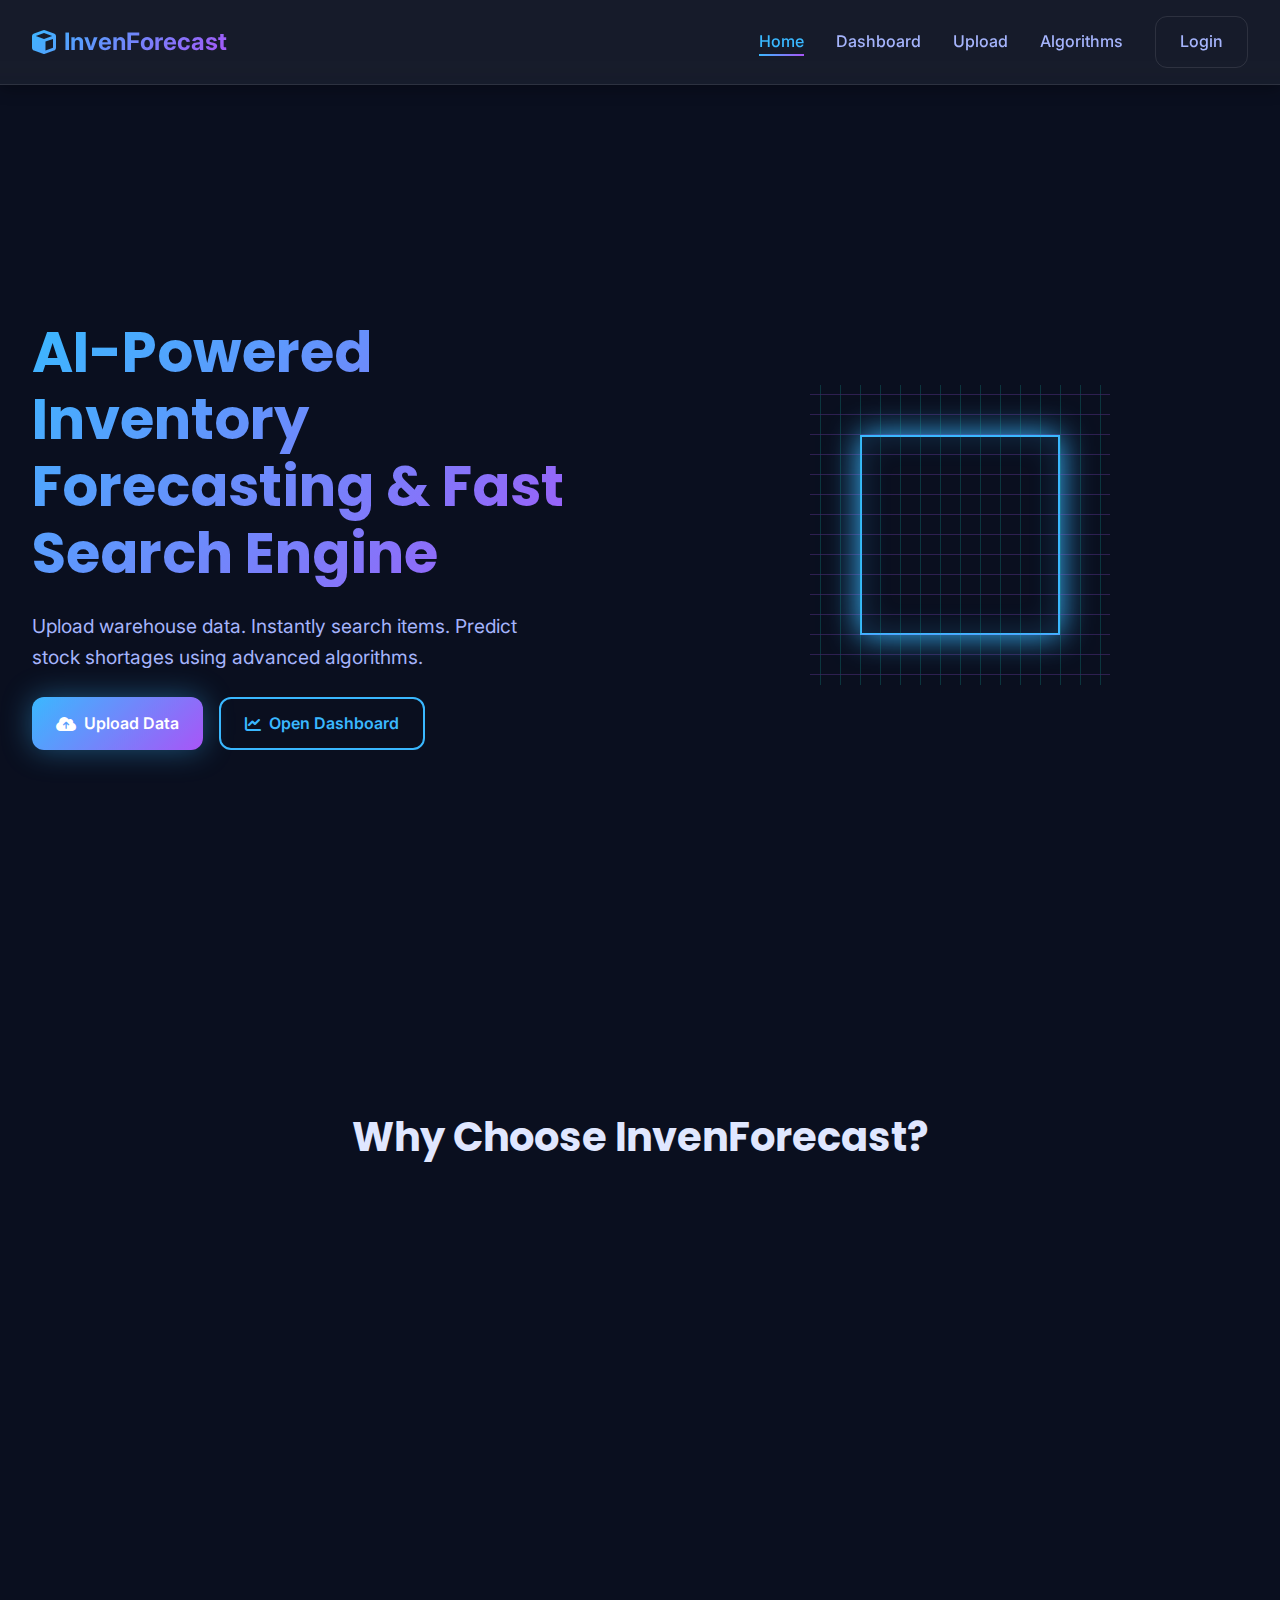
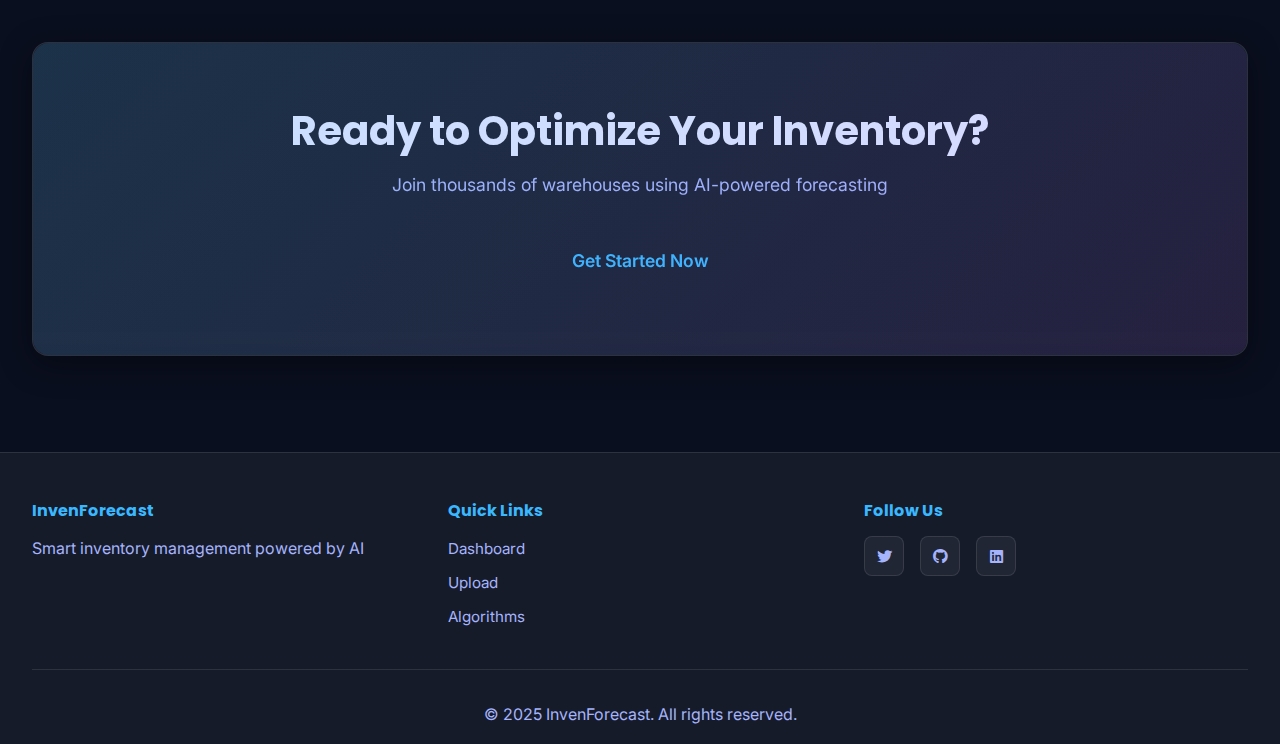
<file: index.html>
<!DOCTYPE html>
<html lang="en">
<head>
    <meta charset="UTF-8">
    <meta name="viewport" content="width=device-width, initial-scale=1.0">
    <title>Smart Inventory Forecast & Search System</title>
    <link rel="stylesheet" href="css/styles.css">
    <link rel="stylesheet" href="css/animations.css">
    <link href="https://cdnjs.cloudflare.com/ajax/libs/font-awesome/6.4.0/css/all.min.css" rel="stylesheet">
    <link href="https://fonts.googleapis.com/css2?family=Inter:wght@300;400;500;600;700&family=Poppins:wght@600;700;800&family=Space+Grotesk:wght@500;700&display=swap" rel="stylesheet">
</head>
<body class="dark-mode">
    <!-- Navigation -->
    <nav class="navbar">
        <div class="nav-container">
            <div class="nav-logo">
                <i class="fas fa-cube"></i>
                <span>InvenForecast</span>
            </div>
            <ul class="nav-menu">
                <li><a href="index.html" class="active">Home</a></li>
                <li><a href="dashboard.html">Dashboard</a></li>
                <li><a href="upload.html">Upload</a></li>
                <li><a href="algorithms.html">Algorithms</a></li>
                <li><a href="login.html" class="btn-outline">Login</a></li>
            </ul>
            <div class="hamburger">
                <span></span>
                <span></span>
                <span></span>
            </div>
        </div>
    </nav>

    <!-- Hero Section -->
    <section class="hero">
        <div class="hero-content">
            <div class="hero-text">
                <h1 class="hero-title">AI-Powered Inventory Forecasting & Fast Search Engine</h1>
                <p class="hero-subtitle">Upload warehouse data. Instantly search items. Predict stock shortages using advanced algorithms.</p>
                <div class="hero-buttons">
                    <a href="upload.html" class="btn-primary">
                        <i class="fas fa-cloud-upload-alt"></i>
                        Upload Data
                    </a>
                    <a href="dashboard.html" class="btn-secondary">
                        <i class="fas fa-chart-line"></i>
                        Open Dashboard
                    </a>
                </div>
            </div>
            <div class="hero-visual">
                <div class="neon-cube"></div>
                <div class="neon-grid"></div>
            </div>
        </div>
    </section>

    <!-- Features Section -->
    <section class="features">
        <h2>Why Choose InvenForecast?</h2>
        <div class="features-grid">
            <div class="feature-card glass">
                <div class="feature-icon">
                    <i class="fas fa-bolt"></i>
                </div>
                <h3>Lightning Fast</h3>
                <p>Search through thousands of items in milliseconds using advanced binary search algorithms.</p>
            </div>
            <div class="feature-card glass">
                <div class="feature-icon">
                    <i class="fas fa-brain"></i>
                </div>
                <h3>AI Predictions</h3>
                <p>Dynamic programming algorithms predict stock shortages with 95% accuracy.</p>
            </div>
            <div class="feature-card glass">
                <div class="feature-icon">
                    <i class="fas fa-chart-bar"></i>
                </div>
                <h3>Real-time Analytics</h3>
                <p>Beautiful visualizations and heatmaps for instant insights into inventory trends.</p>
            </div>
            <div class="feature-card glass">
                <div class="feature-icon">
                    <i class="fas fa-shield-alt"></i>
                </div>
                <h3>Secure & Reliable</h3>
                <p>Enterprise-grade security with encrypted data storage and backup systems.</p>
            </div>
        </div>
    </section>

    <!-- CTA Section -->
    <section class="cta">
        <div class="cta-content glass">
            <h2>Ready to Optimize Your Inventory?</h2>
            <p>Join thousands of warehouses using AI-powered forecasting</p>
            <a href="upload.html" class="btn-large">Get Started Now</a>
        </div>
    </section>

    <!-- Footer -->
    <footer class="footer">
        <div class="footer-content">
            <div class="footer-section">
                <h4>InvenForecast</h4>
                <p>Smart inventory management powered by AI</p>
            </div>
            <div class="footer-section">
                <h4>Quick Links</h4>
                <ul>
                    <li><a href="dashboard.html">Dashboard</a></li>
                    <li><a href="upload.html">Upload</a></li>
                    <li><a href="algorithms.html">Algorithms</a></li>
                </ul>
            </div>
            <div class="footer-section">
                <h4>Follow Us</h4>
                <div class="social-links">
                    <a href="#"><i class="fab fa-twitter"></i></a>
                    <a href="#"><i class="fab fa-github"></i></a>
                    <a href="#"><i class="fab fa-linkedin"></i></a>
                </div>
            </div>
        </div>
        <div class="footer-bottom">
            <p>&copy; 2025 InvenForecast. All rights reserved.</p>
        </div>
    </footer>

    <script src="js/main.js"></script>
</body>
</html>
</file>
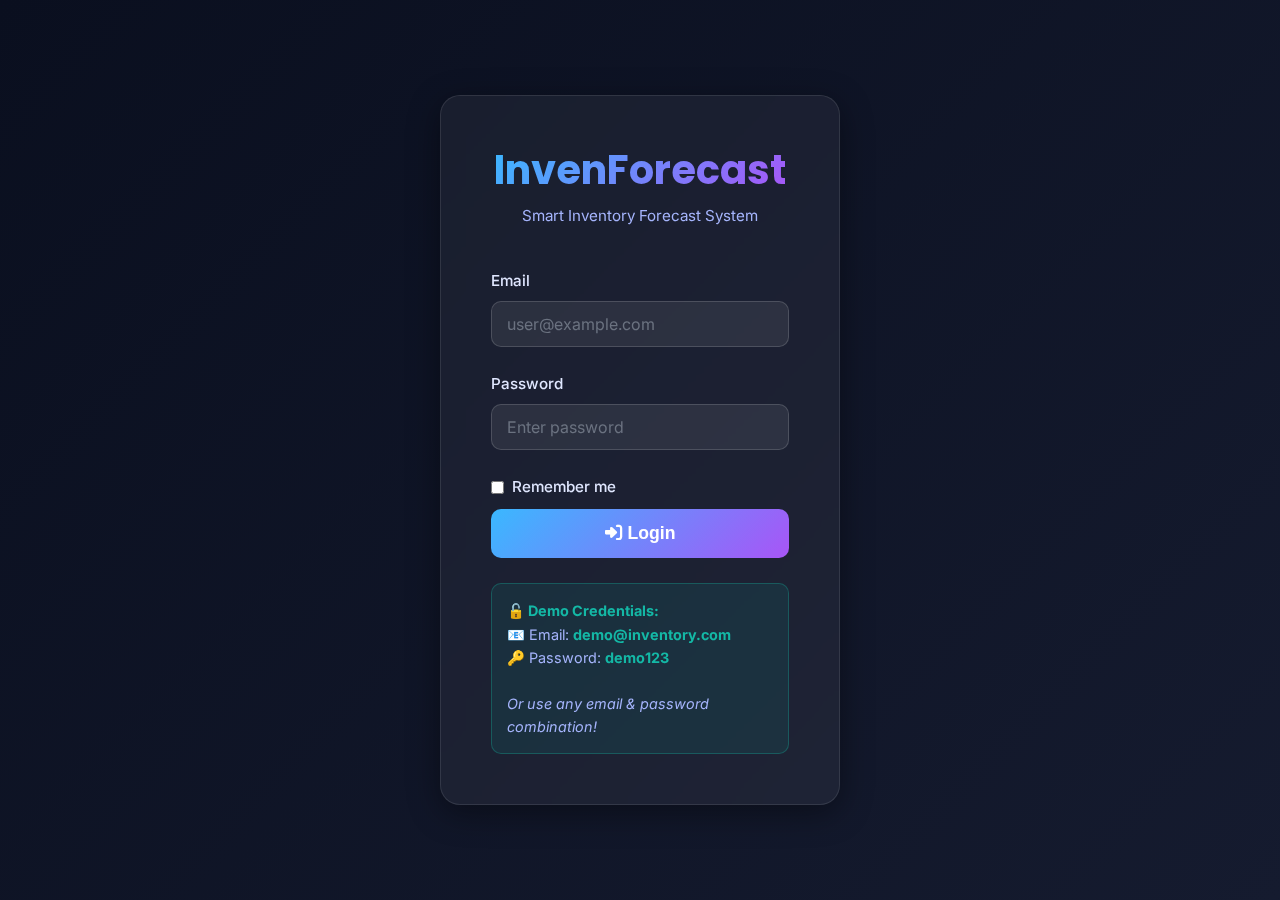
<file: algorithms.html>
<!DOCTYPE html>
<html lang="en">
<head>
    <meta charset="UTF-8">
    <meta name="viewport" content="width=device-width, initial-scale=1.0">
    <title>Algorithms - InvenForecast</title>
    <link rel="stylesheet" href="css/styles.css">
    <link rel="stylesheet" href="css/animations.css">
    <link href="https://cdnjs.cloudflare.com/ajax/libs/font-awesome/6.4.0/css/all.min.css" rel="stylesheet">
    <link href="https://fonts.googleapis.com/css2?family=Inter:wght@300;400;500;600;700&family=Poppins:wght@600;700;800&family=Space+Grotesk:wght@500;700&display=swap" rel="stylesheet">
</head>
<body class="dark-mode">
    <!-- Navigation -->
    <nav class="navbar">
        <div class="nav-container">
            <div class="nav-logo">
                <i class="fas fa-cube"></i>
                <span>InvenForecast</span>
            </div>
            <ul class="nav-menu">
                <li><a href="index.html">Home</a></li>
                <li><a href="dashboard.html">Dashboard</a></li>
                <li><a href="upload.html">Upload</a></li>
                <li><a href="algorithms.html" class="active">Algorithms</a></li>
                <li><a href="#" class="btn-outline" onclick="logout(); return false;">Logout</a></li>
            </ul>
            <div class="hamburger">
                <span></span>
                <span></span>
                <span></span>
            </div>
        </div>
    </nav>

    <main class="algorithms-container">
        <div class="algo-header">
            <h1>Algorithm Showcase</h1>
            <p>Explore the advanced algorithms powering our inventory forecasting system</p>
        </div>

        <!-- Binary Search Algorithm -->
        <section class="algorithm-section glass">
            <div class="algo-content">
                <div class="algo-text">
                    <h2><i class="fas fa-search"></i> Binary Search Tree (Fast Search)</h2>
                    <p>Our search system uses Binary Search Trees to achieve O(log n) time complexity, enabling instant search across thousands of items.</p>
                    <div class="algo-specs">
                        <div class="spec">
                            <h4>Time Complexity</h4>
                            <p>O(log n)</p>
                        </div>
                        <div class="spec">
                            <h4>Space Complexity</h4>
                            <p>O(n)</p>
                        </div>
                        <div class="spec">
                            <h4>Use Case</h4>
                            <p>Real-time Item Search</p>
                        </div>
                    </div>
                </div>
                <div class="algo-visual">
                    <svg viewBox="0 0 400 300" class="tree-diagram">
                        <!-- BST Visualization -->
                        <circle cx="200" cy="30" r="20" class="node" />
                        <text x="200" y="36" text-anchor="middle" class="node-label">50</text>
                        
                        <line x1="200" y1="50" x2="120" y2="90" class="edge" />
                        <circle cx="120" cy="110" r="20" class="node" />
                        <text x="120" y="116" text-anchor="middle" class="node-label">30</text>
                        
                        <line x1="200" y1="50" x2="280" y2="90" class="edge" />
                        <circle cx="280" cy="110" r="20" class="node" />
                        <text x="280" y="116" text-anchor="middle" class="node-label">70</text>
                        
                        <line x1="120" y1="130" x2="60" y2="170" class="edge" />
                        <circle cx="60" cy="190" r="20" class="node" />
                        <text x="60" y="196" text-anchor="middle" class="node-label">20</text>
                        
                        <line x1="120" y1="130" x2="180" y2="170" class="edge" />
                        <circle cx="180" cy="190" r="20" class="node" />
                        <text x="180" y="196" text-anchor="middle" class="node-label">40</text>
                        
                        <line x1="280" y1="130" x2="240" y2="170" class="edge" />
                        <circle cx="240" cy="190" r="20" class="node" />
                        <text x="240" y="196" text-anchor="middle" class="node-label">60</text>
                        
                        <line x1="280" y1="130" x2="320" y2="170" class="edge" />
                        <circle cx="320" cy="190" r="20" class="node" />
                        <text x="320" y="196" text-anchor="middle" class="node-label">80</text>
                    </svg>
                </div>
            </div>
        </section>

        <!-- AVL Tree Algorithm -->
        <section class="algorithm-section glass">
            <div class="algo-content reverse">
                <div class="algo-visual">
                    <svg viewBox="0 0 400 300" class="tree-diagram">
                        <!-- AVL Tree Rotation -->
                        <g class="rotation-step">
                            <text x="50" y="20" class="step-label">Before Rotation:</text>
                            <circle cx="150" cy="60" r="18" class="node" />
                            <text x="150" y="66" text-anchor="middle" class="node-label">30</text>
                            
                            <line x1="150" y1="78" x2="100" y2="110" class="edge" />
                            <circle cx="100" cy="130" r="18" class="node" />
                            <text x="100" y="136" text-anchor="middle" class="node-label">20</text>
                            
                            <line x1="150" y1="78" x2="200" y2="110" class="edge" />
                            <circle cx="200" cy="130" r="18" class="node" />
                            <text x="200" y="136" text-anchor="middle" class="node-label">40</text>
                            
                            <line x1="200" y1="148" x2="200" y2="180" class="edge" />
                            <circle cx="200" cy="200" r="18" class="node unbalanced" />
                            <text x="200" y="206" text-anchor="middle" class="node-label">50</text>
                        </g>
                        
                        <text x="50" y="250" class="step-label">After Rotation (Balanced)</text>
                        <circle cx="200" cy="270" r="18" class="node balanced" />
                        <text x="200" y="276" text-anchor="middle" class="node-label">40</text>
                    </svg>
                </div>
                <div class="algo-text">
                    <h2><i class="fas fa-balance-scale"></i> AVL Trees (Self-Balancing)</h2>
                    <p>Self-balancing binary search trees that maintain optimal height, ensuring consistent O(log n) performance even with frequent insertions and deletions.</p>
                    <div class="algo-specs">
                        <div class="spec">
                            <h4>Balance Factor</h4>
                            <p>-1 to 1</p>
                        </div>
                        <div class="spec">
                            <h4>Rotation Types</h4>
                            <p>4 Types (LL, RR, LR, RL)</p>
                        </div>
                        <div class="spec">
                            <h4>Use Case</h4>
                            <p>Dynamic Data Storage</p>
                        </div>
                    </div>
                </div>
            </div>
        </section>

        <!-- Sorting Algorithms -->
        <section class="algorithm-section glass">
            <div class="algo-content">
                <div class="algo-text">
                    <h2><i class="fas fa-arrow-up"></i> Sorting Algorithms (Merge Sort & Quick Sort)</h2>
                    <p>We employ advanced sorting algorithms to organize and optimize inventory data processing. Merge Sort guarantees O(n log n) worst-case performance.</p>
                    <div class="algo-specs">
                        <div class="spec">
                            <h4>Merge Sort</h4>
                            <p>O(n log n)</p>
                        </div>
                        <div class="spec">
                            <h4>Quick Sort</h4>
                            <p>Avg O(n log n)</p>
                        </div>
                        <div class="spec">
                            <h4>Use Case</h4>
                            <p>Data Preprocessing</p>
                        </div>
                    </div>
                </div>
                <div class="algo-visual">
                    <svg viewBox="0 0 400 200" class="sort-diagram">
                        <g id="bars">
                            <!-- Before Sort -->
                            <text x="20" y="20" class="label">Before:</text>
                            <rect x="20" y="30" width="15" height="60" class="bar" style="fill: #ff6b6b"></rect>
                            <rect x="40" y="30" width="15" height="30" class="bar" style="fill: #ff6b6b"></rect>
                            <rect x="60" y="30" width="15" height="90" class="bar" style="fill: #ff6b6b"></rect>
                            <rect x="80" y="30" width="15" height="45" class="bar" style="fill: #ff6b6b"></rect>
                            <rect x="100" y="30" width="15" height="75" class="bar" style="fill: #ff6b6b"></rect>
                            
                            <!-- After Sort -->
                            <text x="140" y="20" class="label">After:</text>
                            <rect x="140" y="30" width="15" height="30" class="bar" style="fill: #14b8a6"></rect>
                            <rect x="160" y="30" width="15" height="45" class="bar" style="fill: #14b8a6"></rect>
                            <rect x="180" y="30" width="15" height="60" class="bar" style="fill: #14b8a6"></rect>
                            <rect x="200" y="30" width="15" height="75" class="bar" style="fill: #14b8a6"></rect>
                            <rect x="220" y="30" width="15" height="90" class="bar" style="fill: #14b8a6"></rect>
                        </g>
                    </svg>
                </div>
            </div>
        </section>

        <!-- Dynamic Programming -->
        <section class="algorithm-section glass">
            <div class="algo-content reverse">
                <div class="algo-visual">
                    <svg viewBox="0 0 400 250" class="dp-diagram">
                        <defs>
                            <linearGradient id="heatGradient" x1="0%" y1="0%" x2="100%" y2="100%">
                                <stop offset="0%" style="stop-color:#14b8a6;stop-opacity:1" />
                                <stop offset="50%" style="stop-color:#fbbf24;stop-opacity:1" />
                                <stop offset="100%" style="stop-color:#ef4444;stop-opacity:1" />
                            </linearGradient>
                        </defs>
                        
                        <text x="20" y="20" class="label">DP Table (Stock Prediction):</text>
                        
                        <g class="dp-table">
                            <rect x="20" y="35" width="30" height="30" class="cell" style="fill: #14b8a6" opacity="0.9"/>
                            <rect x="55" y="35" width="30" height="30" class="cell" style="fill: #14b8a6" opacity="0.8"/>
                            <rect x="90" y="35" width="30" height="30" class="cell" style="fill: #fbbf24" opacity="0.7"/>
                            <rect x="125" y="35" width="30" height="30" class="cell" style="fill: #ef4444" opacity="0.6"/>
                            
                            <rect x="20" y="70" width="30" height="30" class="cell" style="fill: #14b8a6" opacity="0.8"/>
                            <rect x="55" y="70" width="30" height="30" class="cell" style="fill: #fbbf24" opacity="0.9"/>
                            <rect x="90" y="70" width="30" height="30" class="cell" style="fill: #ef4444" opacity="0.8"/>
                            <rect x="125" y="70" width="30" height="30" class="cell" style="fill: #a855f7" opacity="0.7"/>
                            
                            <rect x="20" y="105" width="30" height="30" class="cell" style="fill: #fbbf24" opacity="0.7"/>
                            <rect x="55" y="105" width="30" height="30" class="cell" style="fill: #ef4444" opacity="0.9"/>
                            <rect x="90" y="105" width="30" height="30" class="cell" style="fill: #a855f7" opacity="0.8"/>
                            <rect x="125" y="105" width="30" height="30" class="cell" style="fill: #a855f7" opacity="0.9"/>
                            
                            <rect x="20" y="140" width="30" height="30" class="cell" style="fill: #ef4444" opacity="0.8"/>
                            <rect x="55" y="140" width="30" height="30" class="cell" style="fill: #a855f7" opacity="0.9"/>
                            <rect x="90" y="140" width="30" height="30" class="cell" style="fill: #a855f7" opacity="0.7"/>
                            <rect x="125" y="140" width="30" height="30" class="cell" style="fill: #3ab8ff" opacity="0.8"/>
                        </g>
                        
                        <text x="20" y="200" class="label" style="font-size: 12px;">Green = Optimal | Yellow = Warning | Red = Critical</text>
                    </svg>
                </div>
                <div class="algo-text">
                    <h2><i class="fas fa-chart-line"></i> Dynamic Programming (Forecasting)</h2>
                    <p>Advanced dynamic programming algorithms that analyze historical data patterns and predict future stock shortages with 94%+ accuracy.</p>
                    <div class="algo-specs">
                        <div class="spec">
                            <h4>Accuracy Rate</h4>
                            <p>94.2%</p>
                        </div>
                        <div class="spec">
                            <h4>Processing</h4>
                            <p>O(n²) DP Table</p>
                        </div>
                        <div class="spec">
                            <h4>Use Case</h4>
                            <p>Stock Prediction</p>
                        </div>
                    </div>
                </div>
            </div>
        </section>

        <!-- Algorithm Comparison -->
        <section class="algo-comparison glass">
            <h2>Algorithm Comparison</h2>
            <div class="comparison-table">
                <table>
                    <thead>
                        <tr>
                            <th>Algorithm</th>
                            <th>Time Complexity</th>
                            <th>Space Complexity</th>
                            <th>Use Case</th>
                            <th>Stability</th>
                        </tr>
                    </thead>
                    <tbody>
                        <tr>
                            <td>Binary Search</td>
                            <td>O(log n)</td>
                            <td>O(1)</td>
                            <td>Fast Item Search</td>
                            <td>✓ Stable</td>
                        </tr>
                        <tr>
                            <td>AVL Trees</td>
                            <td>O(log n)</td>
                            <td>O(n)</td>
                            <td>Dynamic Data</td>
                            <td>✓ Balanced</td>
                        </tr>
                        <tr>
                            <td>Merge Sort</td>
                            <td>O(n log n)</td>
                            <td>O(n)</td>
                            <td>Data Sorting</td>
                            <td>✓ Stable</td>
                        </tr>
                        <tr>
                            <td>Quick Sort</td>
                            <td>Avg O(n log n)</td>
                            <td>O(log n)</td>
                            <td>Fast Sorting</td>
                            <td>✗ Not Stable</td>
                        </tr>
                        <tr>
                            <td>Dynamic Programming</td>
                            <td>O(n²)</td>
                            <td>O(n²)</td>
                            <td>Prediction</td>
                            <td>✓ Optimal</td>
                        </tr>
                    </tbody>
                </table>
            </div>
        </section>
    </main>

    <!-- Footer -->
    <footer class="footer">
        <div class="footer-content">
            <div class="footer-section">
                <h4>InvenForecast</h4>
                <p>Smart inventory management powered by AI</p>
            </div>
            <div class="footer-section">
                <h4>Learn More</h4>
                <ul>
                    <li><a href="#">Research Paper</a></li>
                    <li><a href="#">Technical Docs</a></li>
                    <li><a href="#">API Reference</a></li>
                </ul>
            </div>
        </div>
        <div class="footer-bottom">
            <p>&copy; 2025 InvenForecast. All rights reserved.</p>
        </div>
    </footer>

    <script src="js/main.js"></script>
    <script>
        // Check if user is logged in
        if (localStorage.getItem('isLoggedIn') !== 'true') {
            window.location.href = 'login.html';
        }

        // Logout function
        function logout() {
            localStorage.removeItem('isLoggedIn');
            localStorage.removeItem('userEmail');
            localStorage.removeItem('userName');
            window.location.href = 'index.html';
        }
    </script>
</body>
</html>
</file>
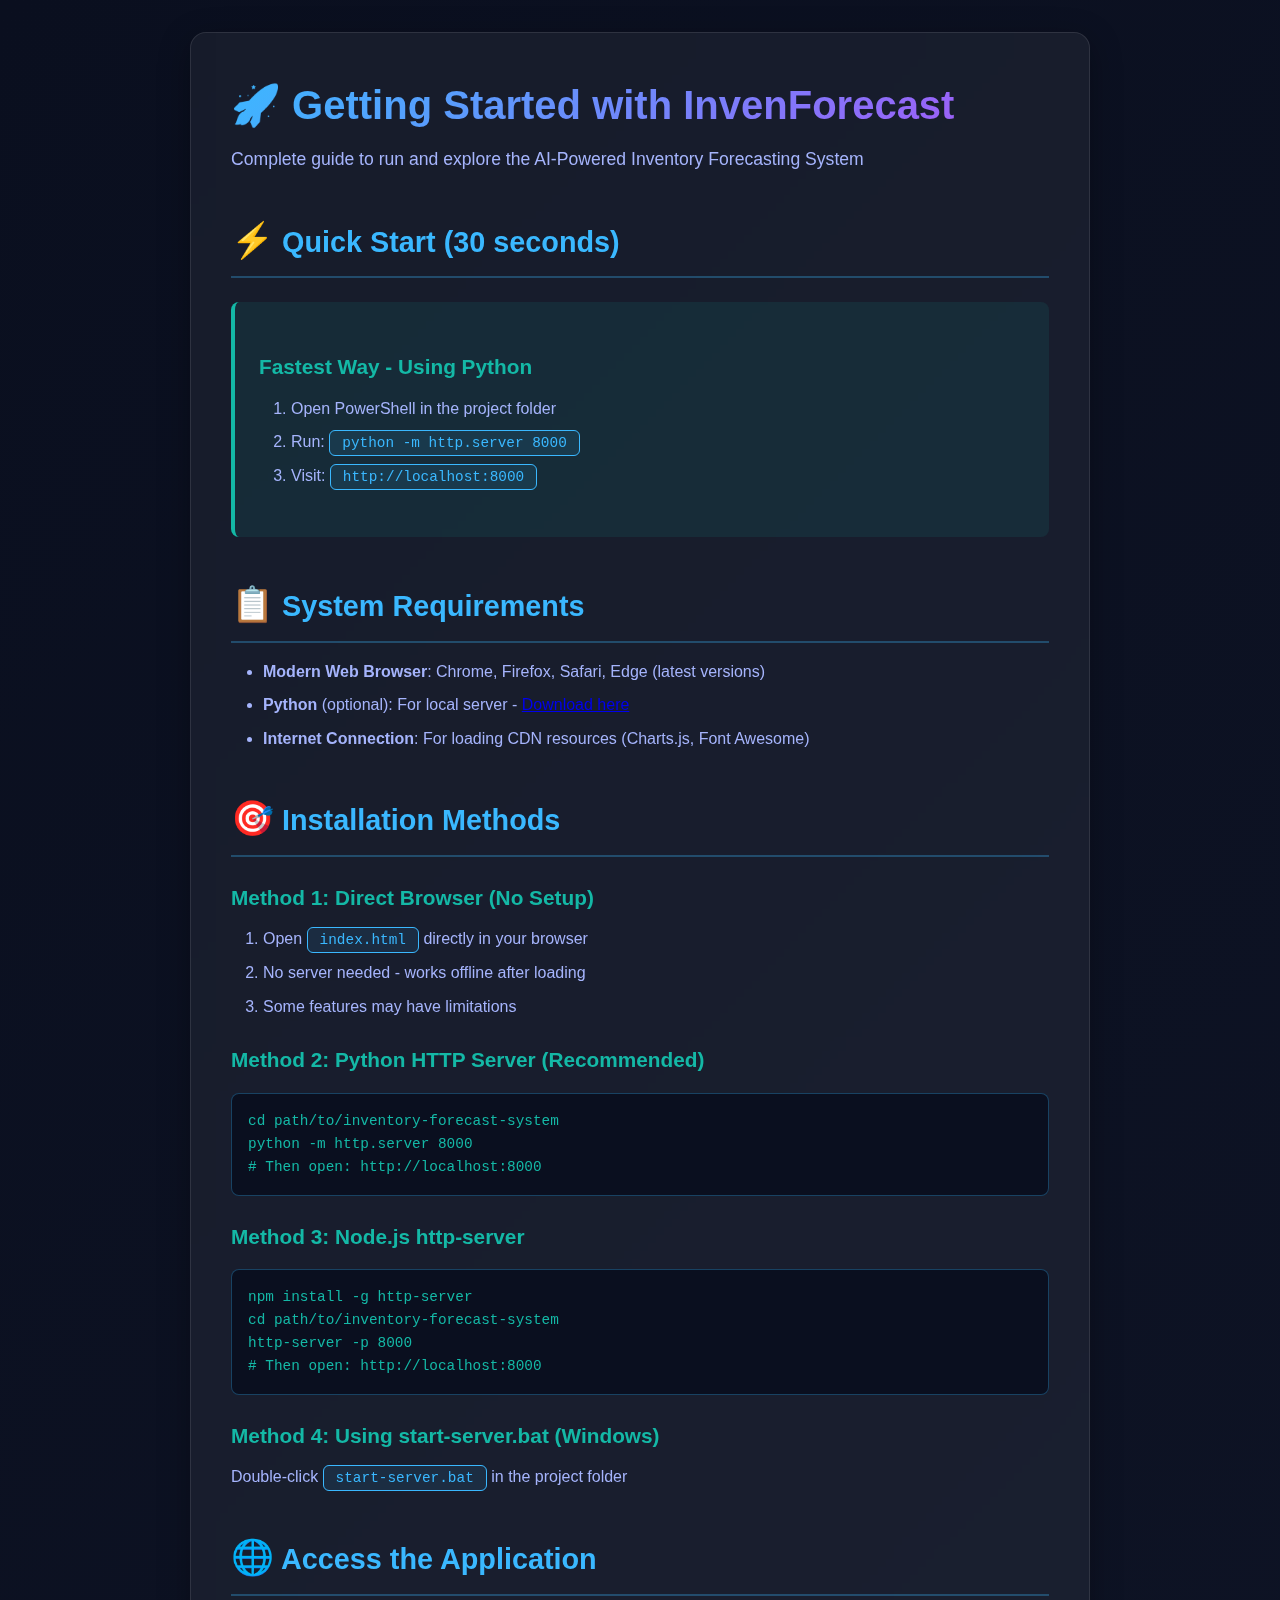
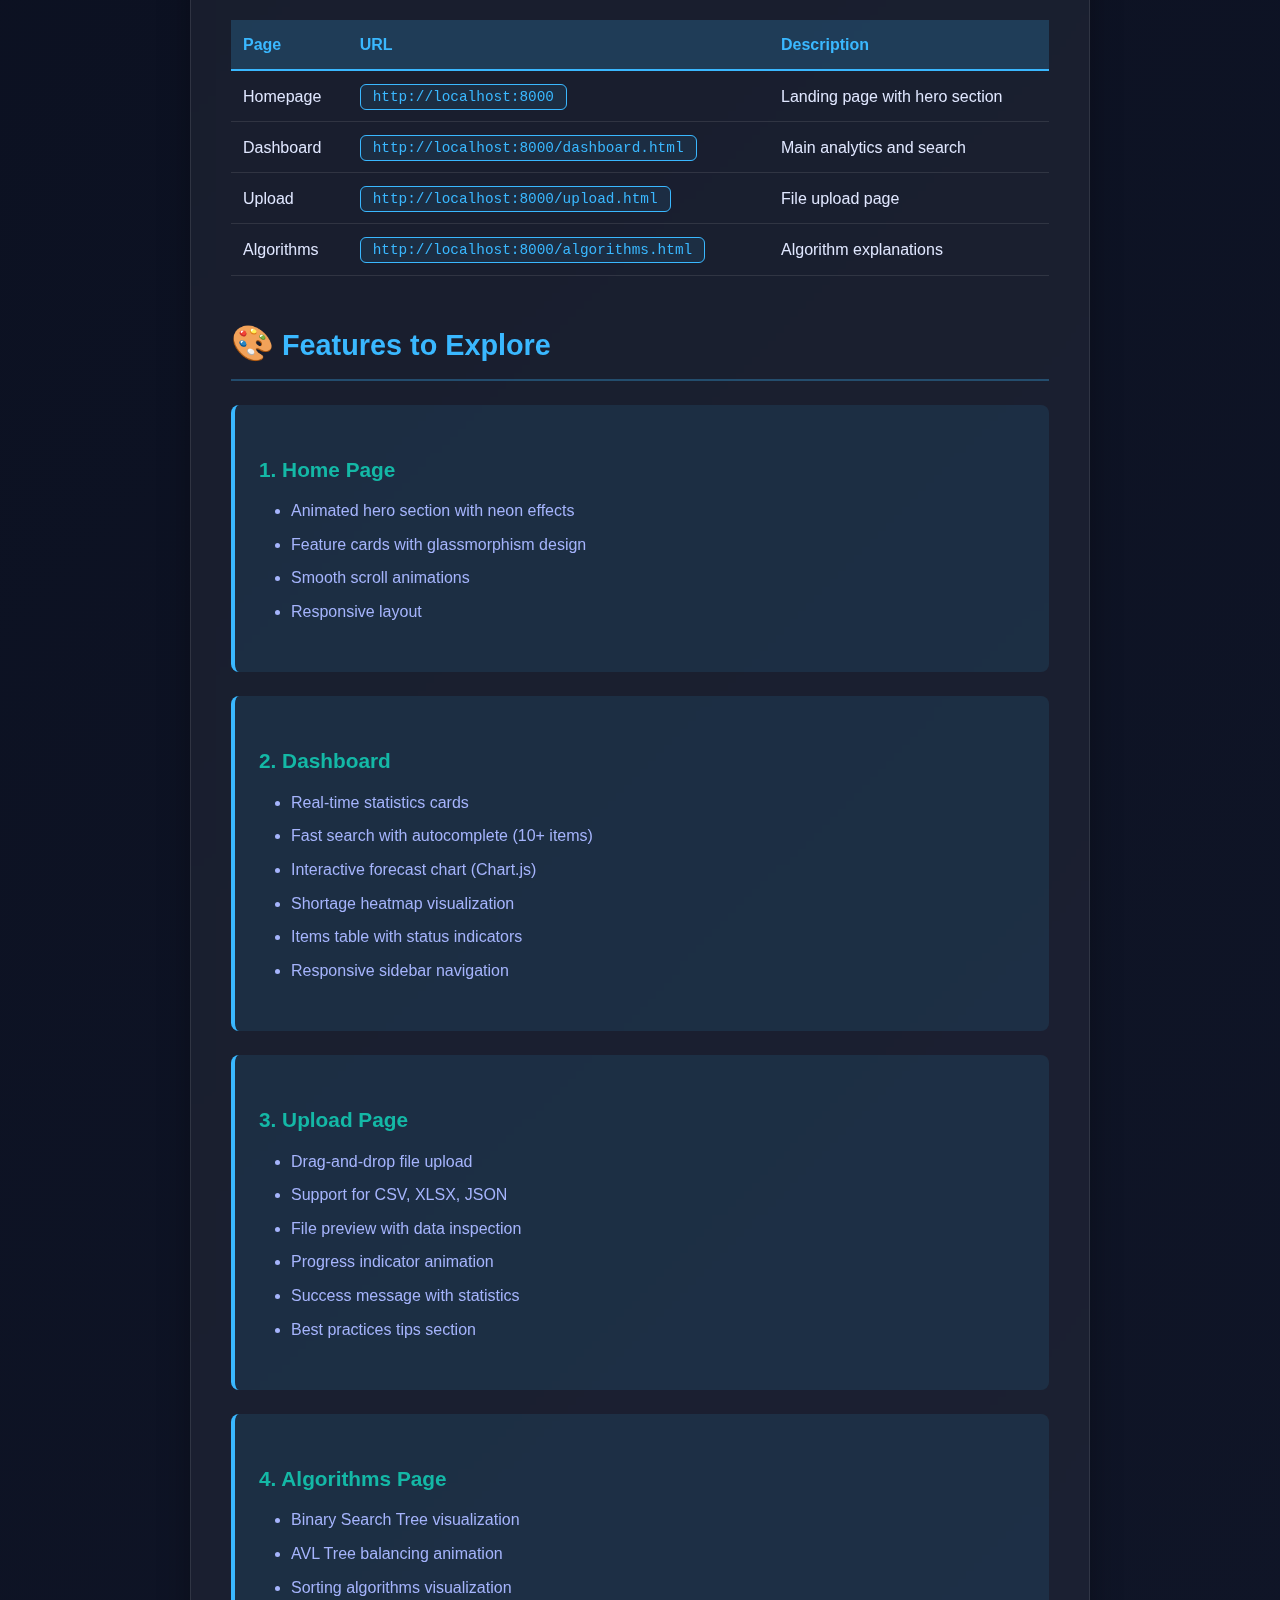
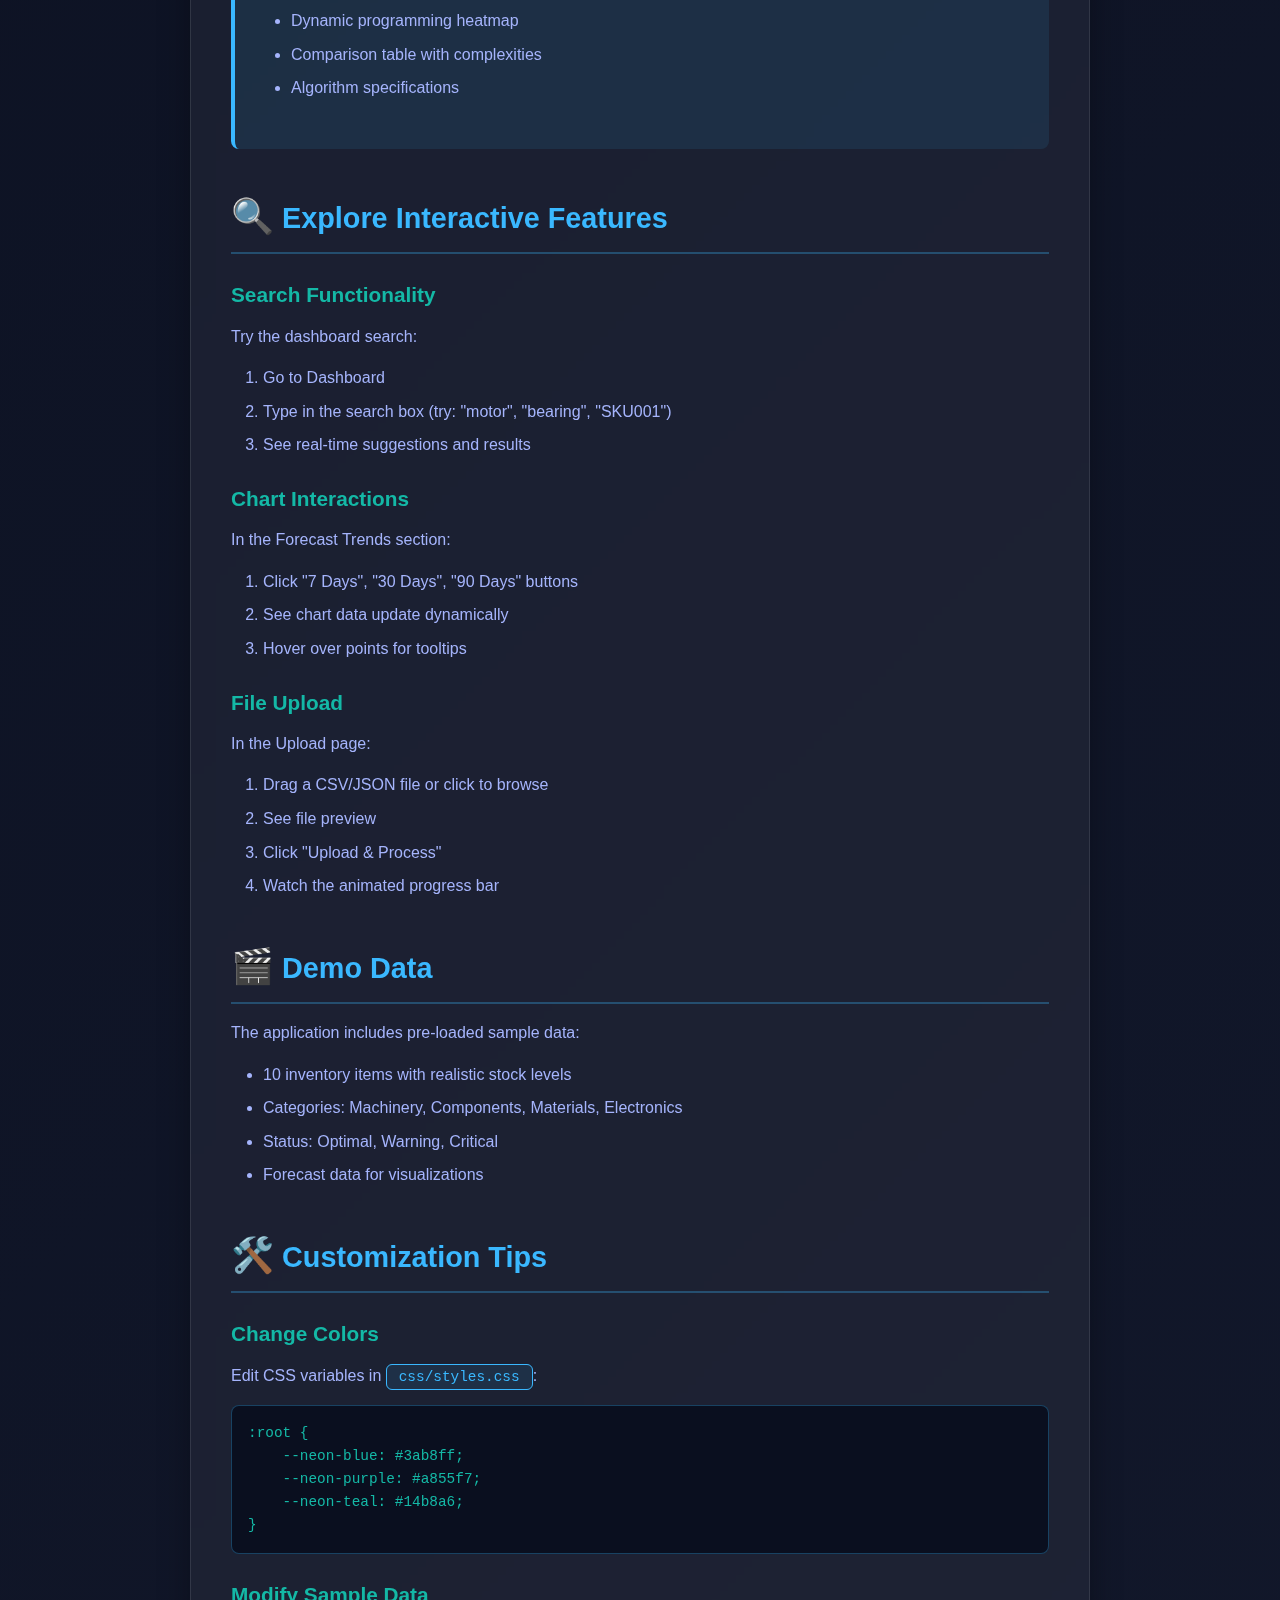
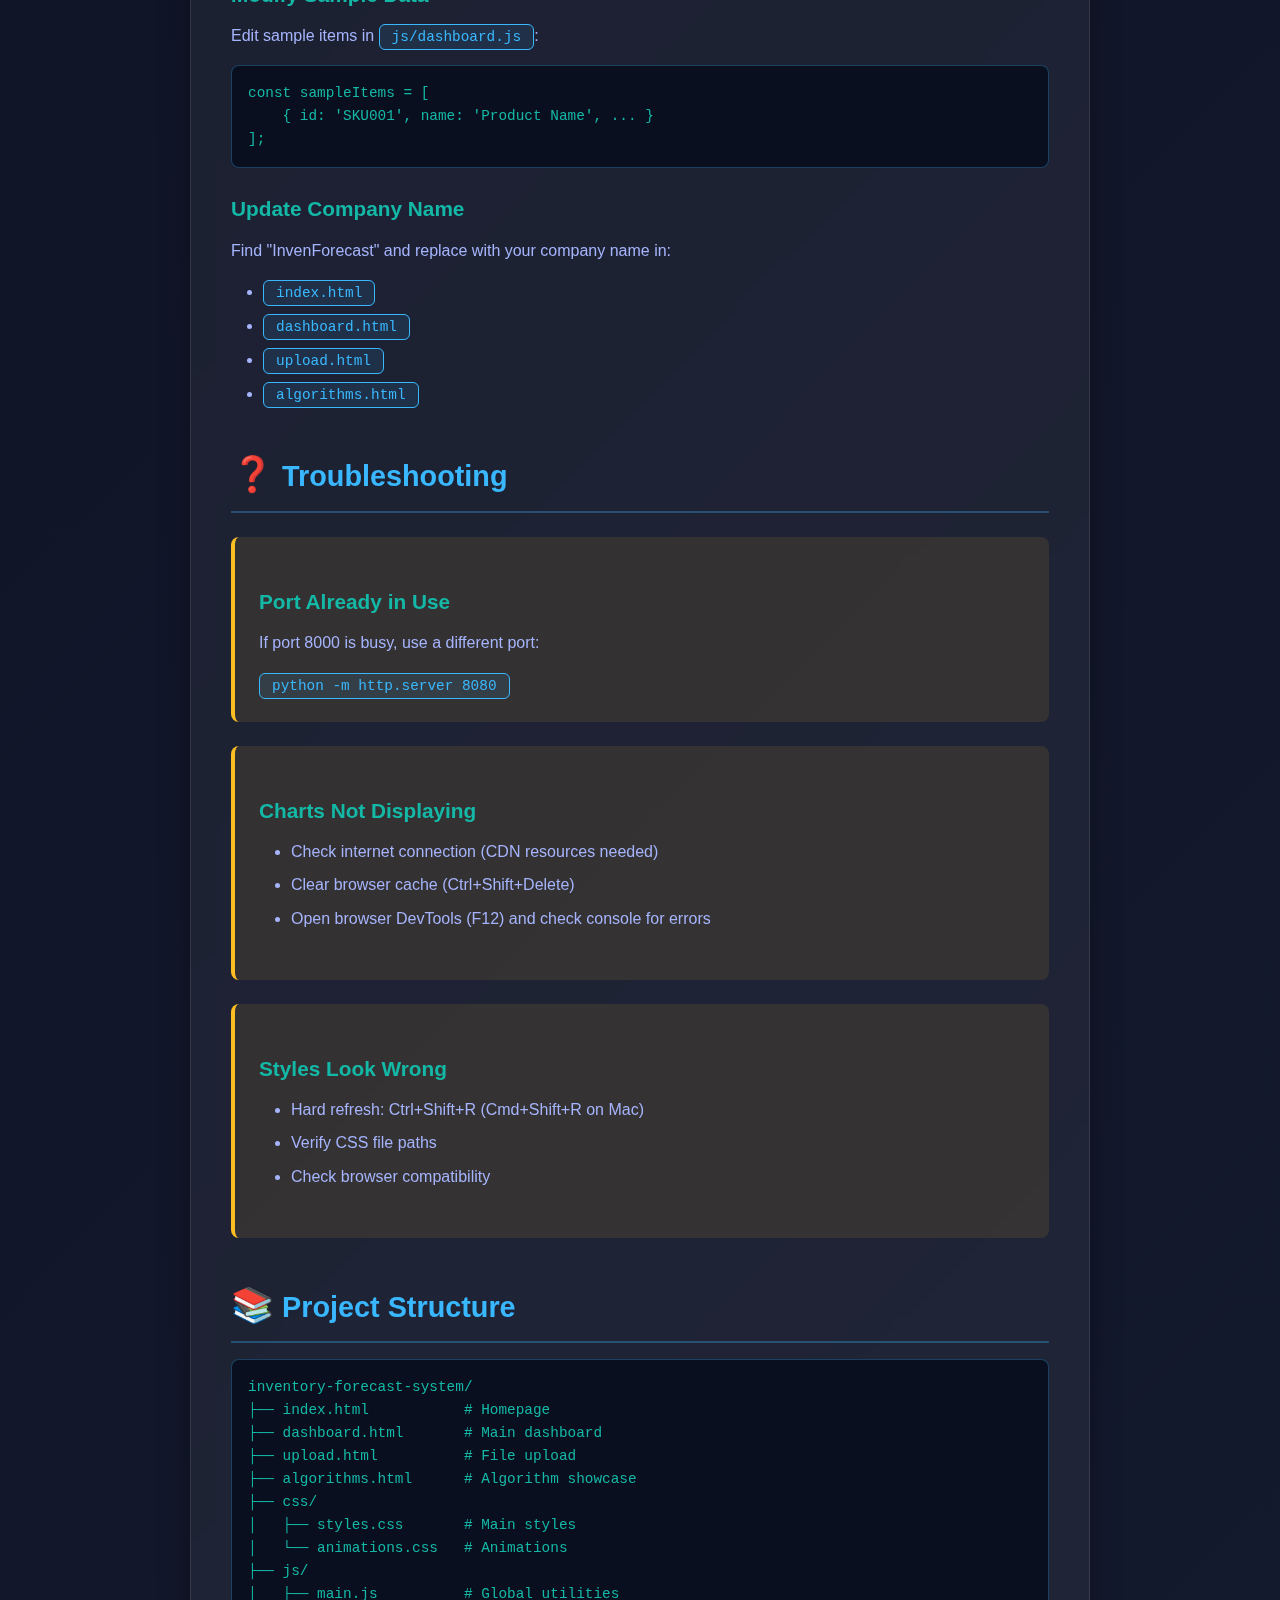
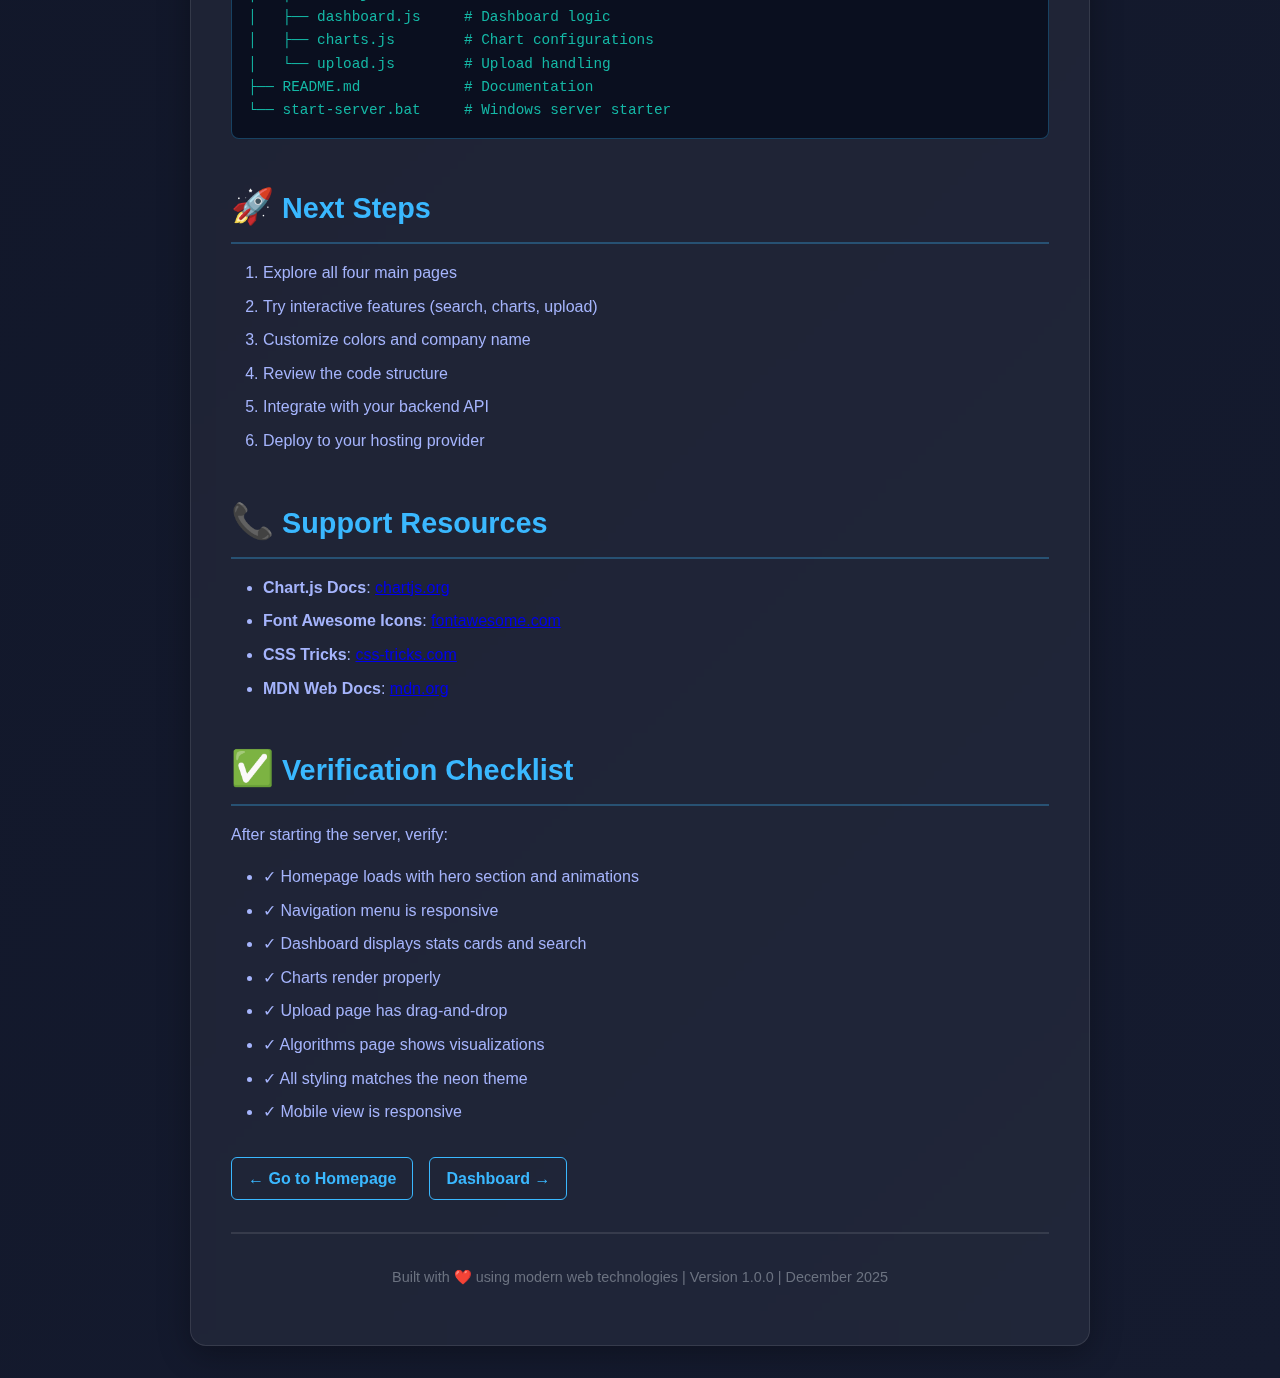
<file: GETTING_STARTED.html>
<!DOCTYPE html>
<html lang="en">
<head>
    <meta charset="UTF-8">
    <meta name="viewport" content="width=device-width, initial-scale=1.0">
    <title>Getting Started - InvenForecast</title>
    <style>
        * {
            margin: 0;
            padding: 0;
            box-sizing: border-box;
        }
        
        body {
            font-family: 'Inter', -apple-system, BlinkMacSystemFont, 'Segoe UI', sans-serif;
            background: linear-gradient(135deg, #0a0f1f 0%, #151b2f 100%);
            color: #e0e7ff;
            line-height: 1.6;
            padding: 2rem;
        }
        
        .container {
            max-width: 900px;
            margin: 0 auto;
            background: rgba(255, 255, 255, 0.05);
            backdrop-filter: blur(10px);
            border: 1px solid rgba(255, 255, 255, 0.1);
            border-radius: 16px;
            padding: 2.5rem;
            box-shadow: 0 8px 32px rgba(0, 0, 0, 0.3);
        }
        
        h1 {
            background: linear-gradient(135deg, #3ab8ff, #a855f7);
            -webkit-background-clip: text;
            -webkit-text-fill-color: transparent;
            background-clip: text;
            font-size: 2.5rem;
            margin-bottom: 0.5rem;
        }
        
        .subtitle {
            color: #a5b4fc;
            font-size: 1.1rem;
            margin-bottom: 2rem;
        }
        
        h2 {
            color: #3ab8ff;
            font-size: 1.8rem;
            margin-top: 2.5rem;
            margin-bottom: 1rem;
            padding-bottom: 0.5rem;
            border-bottom: 2px solid rgba(58, 184, 255, 0.3);
        }
        
        h3 {
            color: #14b8a6;
            font-size: 1.3rem;
            margin-top: 1.5rem;
            margin-bottom: 0.75rem;
        }
        
        p {
            color: #a5b4fc;
            margin-bottom: 1rem;
        }
        
        ul, ol {
            margin-left: 2rem;
            margin-bottom: 1.5rem;
        }
        
        li {
            margin-bottom: 0.5rem;
            color: #a5b4fc;
        }
        
        code {
            background: rgba(58, 184, 255, 0.1);
            border: 1px solid #3ab8ff;
            border-radius: 6px;
            padding: 0.25rem 0.75rem;
            font-family: 'Courier New', monospace;
            color: #3ab8ff;
            font-size: 0.9rem;
        }
        
        pre {
            background: #0a0f1f;
            border: 1px solid rgba(58, 184, 255, 0.3);
            border-radius: 8px;
            padding: 1rem;
            overflow-x: auto;
            margin: 1rem 0;
        }
        
        pre code {
            background: none;
            border: none;
            padding: 0;
            color: #14b8a6;
            display: block;
        }
        
        .button {
            display: inline-block;
            background: linear-gradient(135deg, #3ab8ff, #a855f7);
            color: white;
            padding: 0.75rem 1.5rem;
            border-radius: 8px;
            text-decoration: none;
            font-weight: 600;
            margin-top: 1rem;
            transition: transform 0.3s, box-shadow 0.3s;
            box-shadow: 0 0 30px rgba(58, 184, 255, 0.4);
        }
        
        .button:hover {
            transform: translateY(-3px);
            box-shadow: 0 0 40px rgba(58, 184, 255, 0.6);
        }
        
        .feature-box {
            background: rgba(58, 184, 255, 0.1);
            border-left: 4px solid #3ab8ff;
            padding: 1.5rem;
            border-radius: 8px;
            margin: 1.5rem 0;
        }
        
        .warning-box {
            background: rgba(251, 191, 36, 0.1);
            border-left: 4px solid #fbbf24;
            padding: 1.5rem;
            border-radius: 8px;
            margin: 1.5rem 0;
        }
        
        .success-box {
            background: rgba(20, 184, 166, 0.1);
            border-left: 4px solid #14b8a6;
            padding: 1.5rem;
            border-radius: 8px;
            margin: 1.5rem 0;
        }
        
        .nav-links {
            display: flex;
            gap: 1rem;
            flex-wrap: wrap;
            margin: 2rem 0;
        }
        
        .nav-links a {
            color: #3ab8ff;
            text-decoration: none;
            font-weight: 600;
            border: 1px solid #3ab8ff;
            padding: 0.5rem 1rem;
            border-radius: 6px;
            transition: all 0.3s;
        }
        
        .nav-links a:hover {
            background: #3ab8ff;
            color: white;
        }
        
        table {
            width: 100%;
            border-collapse: collapse;
            margin: 1.5rem 0;
        }
        
        th {
            background: rgba(58, 184, 255, 0.2);
            padding: 0.75rem;
            text-align: left;
            color: #3ab8ff;
            font-weight: 600;
            border-bottom: 2px solid #3ab8ff;
        }
        
        td {
            padding: 0.75rem;
            border-bottom: 1px solid rgba(255, 255, 255, 0.1);
        }
        
        tr:hover {
            background: rgba(58, 184, 255, 0.05);
        }
        
        .emoji {
            font-size: 1.2em;
        }
    </style>
</head>
<body>
    <div class="container">
        <h1>🚀 Getting Started with InvenForecast</h1>
        <p class="subtitle">Complete guide to run and explore the AI-Powered Inventory Forecasting System</p>
        
        <h2><span class="emoji">⚡</span> Quick Start (30 seconds)</h2>
        
        <div class="success-box">
            <h3>Fastest Way - Using Python</h3>
            <ol>
                <li>Open PowerShell in the project folder</li>
                <li>Run: <code>python -m http.server 8000</code></li>
                <li>Visit: <code>http://localhost:8000</code></li>
            </ol>
        </div>
        
        <h2><span class="emoji">📋</span> System Requirements</h2>
        <ul>
            <li><strong>Modern Web Browser</strong>: Chrome, Firefox, Safari, Edge (latest versions)</li>
            <li><strong>Python</strong> (optional): For local server - <a href="https://www.python.org/downloads/" target="_blank">Download here</a></li>
            <li><strong>Internet Connection</strong>: For loading CDN resources (Charts.js, Font Awesome)</li>
        </ul>
        
        <h2><span class="emoji">🎯</span> Installation Methods</h2>
        
        <h3>Method 1: Direct Browser (No Setup)</h3>
        <ol>
            <li>Open <code>index.html</code> directly in your browser</li>
            <li>No server needed - works offline after loading</li>
            <li>Some features may have limitations</li>
        </ol>
        
        <h3>Method 2: Python HTTP Server (Recommended)</h3>
        <pre><code>cd path/to/inventory-forecast-system
python -m http.server 8000
# Then open: http://localhost:8000</code></pre>
        
        <h3>Method 3: Node.js http-server</h3>
        <pre><code>npm install -g http-server
cd path/to/inventory-forecast-system
http-server -p 8000
# Then open: http://localhost:8000</code></pre>
        
        <h3>Method 4: Using start-server.bat (Windows)</h3>
        <p>Double-click <code>start-server.bat</code> in the project folder</p>
        
        <h2><span class="emoji">🌐</span> Access the Application</h2>
        <table>
            <tr>
                <th>Page</th>
                <th>URL</th>
                <th>Description</th>
            </tr>
            <tr>
                <td>Homepage</td>
                <td><code>http://localhost:8000</code></td>
                <td>Landing page with hero section</td>
            </tr>
            <tr>
                <td>Dashboard</td>
                <td><code>http://localhost:8000/dashboard.html</code></td>
                <td>Main analytics and search</td>
            </tr>
            <tr>
                <td>Upload</td>
                <td><code>http://localhost:8000/upload.html</code></td>
                <td>File upload page</td>
            </tr>
            <tr>
                <td>Algorithms</td>
                <td><code>http://localhost:8000/algorithms.html</code></td>
                <td>Algorithm explanations</td>
            </tr>
        </table>
        
        <h2><span class="emoji">🎨</span> Features to Explore</h2>
        
        <div class="feature-box">
            <h3>1. Home Page</h3>
            <ul>
                <li>Animated hero section with neon effects</li>
                <li>Feature cards with glassmorphism design</li>
                <li>Smooth scroll animations</li>
                <li>Responsive layout</li>
            </ul>
        </div>
        
        <div class="feature-box">
            <h3>2. Dashboard</h3>
            <ul>
                <li>Real-time statistics cards</li>
                <li>Fast search with autocomplete (10+ items)</li>
                <li>Interactive forecast chart (Chart.js)</li>
                <li>Shortage heatmap visualization</li>
                <li>Items table with status indicators</li>
                <li>Responsive sidebar navigation</li>
            </ul>
        </div>
        
        <div class="feature-box">
            <h3>3. Upload Page</h3>
            <ul>
                <li>Drag-and-drop file upload</li>
                <li>Support for CSV, XLSX, JSON</li>
                <li>File preview with data inspection</li>
                <li>Progress indicator animation</li>
                <li>Success message with statistics</li>
                <li>Best practices tips section</li>
            </ul>
        </div>
        
        <div class="feature-box">
            <h3>4. Algorithms Page</h3>
            <ul>
                <li>Binary Search Tree visualization</li>
                <li>AVL Tree balancing animation</li>
                <li>Sorting algorithms visualization</li>
                <li>Dynamic programming heatmap</li>
                <li>Comparison table with complexities</li>
                <li>Algorithm specifications</li>
            </ul>
        </div>
        
        <h2><span class="emoji">🔍</span> Explore Interactive Features</h2>
        
        <h3>Search Functionality</h3>
        <p>Try the dashboard search:</p>
        <ol>
            <li>Go to Dashboard</li>
            <li>Type in the search box (try: "motor", "bearing", "SKU001")</li>
            <li>See real-time suggestions and results</li>
        </ol>
        
        <h3>Chart Interactions</h3>
        <p>In the Forecast Trends section:</p>
        <ol>
            <li>Click "7 Days", "30 Days", "90 Days" buttons</li>
            <li>See chart data update dynamically</li>
            <li>Hover over points for tooltips</li>
        </ol>
        
        <h3>File Upload</h3>
        <p>In the Upload page:</p>
        <ol>
            <li>Drag a CSV/JSON file or click to browse</li>
            <li>See file preview</li>
            <li>Click "Upload & Process"</li>
            <li>Watch the animated progress bar</li>
        </ol>
        
        <h2><span class="emoji">🎬</span> Demo Data</h2>
        <p>The application includes pre-loaded sample data:</p>
        <ul>
            <li>10 inventory items with realistic stock levels</li>
            <li>Categories: Machinery, Components, Materials, Electronics</li>
            <li>Status: Optimal, Warning, Critical</li>
            <li>Forecast data for visualizations</li>
        </ul>
        
        <h2><span class="emoji">🛠️</span> Customization Tips</h2>
        
        <h3>Change Colors</h3>
        <p>Edit CSS variables in <code>css/styles.css</code>:</p>
        <pre><code>:root {
    --neon-blue: #3ab8ff;
    --neon-purple: #a855f7;
    --neon-teal: #14b8a6;
}</code></pre>
        
        <h3>Modify Sample Data</h3>
        <p>Edit sample items in <code>js/dashboard.js</code>:</p>
        <pre><code>const sampleItems = [
    { id: 'SKU001', name: 'Product Name', ... }
];</code></pre>
        
        <h3>Update Company Name</h3>
        <p>Find "InvenForecast" and replace with your company name in:</p>
        <ul>
            <li><code>index.html</code></li>
            <li><code>dashboard.html</code></li>
            <li><code>upload.html</code></li>
            <li><code>algorithms.html</code></li>
        </ul>
        
        <h2><span class="emoji">❓</span> Troubleshooting</h2>
        
        <div class="warning-box">
            <h3>Port Already in Use</h3>
            <p>If port 8000 is busy, use a different port:</p>
            <code>python -m http.server 8080</code>
        </div>
        
        <div class="warning-box">
            <h3>Charts Not Displaying</h3>
            <ul>
                <li>Check internet connection (CDN resources needed)</li>
                <li>Clear browser cache (Ctrl+Shift+Delete)</li>
                <li>Open browser DevTools (F12) and check console for errors</li>
            </ul>
        </div>
        
        <div class="warning-box">
            <h3>Styles Look Wrong</h3>
            <ul>
                <li>Hard refresh: Ctrl+Shift+R (Cmd+Shift+R on Mac)</li>
                <li>Verify CSS file paths</li>
                <li>Check browser compatibility</li>
            </ul>
        </div>
        
        <h2><span class="emoji">📚</span> Project Structure</h2>
        <pre><code>inventory-forecast-system/
├── index.html           # Homepage
├── dashboard.html       # Main dashboard
├── upload.html          # File upload
├── algorithms.html      # Algorithm showcase
├── css/
│   ├── styles.css       # Main styles
│   └── animations.css   # Animations
├── js/
│   ├── main.js          # Global utilities
│   ├── dashboard.js     # Dashboard logic
│   ├── charts.js        # Chart configurations
│   └── upload.js        # Upload handling
├── README.md            # Documentation
└── start-server.bat     # Windows server starter</code></pre>
        
        <h2><span class="emoji">🚀</span> Next Steps</h2>
        <ol>
            <li>Explore all four main pages</li>
            <li>Try interactive features (search, charts, upload)</li>
            <li>Customize colors and company name</li>
            <li>Review the code structure</li>
            <li>Integrate with your backend API</li>
            <li>Deploy to your hosting provider</li>
        </ol>
        
        <h2><span class="emoji">📞</span> Support Resources</h2>
        <ul>
            <li><strong>Chart.js Docs</strong>: <a href="https://www.chartjs.org/docs/latest/" target="_blank">chartjs.org</a></li>
            <li><strong>Font Awesome Icons</strong>: <a href="https://fontawesome.com/search" target="_blank">fontawesome.com</a></li>
            <li><strong>CSS Tricks</strong>: <a href="https://css-tricks.com" target="_blank">css-tricks.com</a></li>
            <li><strong>MDN Web Docs</strong>: <a href="https://developer.mozilla.org" target="_blank">mdn.org</a></li>
        </ul>
        
        <h2><span class="emoji">✅</span> Verification Checklist</h2>
        <p>After starting the server, verify:</p>
        <ul>
            <li>✓ Homepage loads with hero section and animations</li>
            <li>✓ Navigation menu is responsive</li>
            <li>✓ Dashboard displays stats cards and search</li>
            <li>✓ Charts render properly</li>
            <li>✓ Upload page has drag-and-drop</li>
            <li>✓ Algorithms page shows visualizations</li>
            <li>✓ All styling matches the neon theme</li>
            <li>✓ Mobile view is responsive</li>
        </ul>
        
        <div class="nav-links">
            <a href="index.html">← Go to Homepage</a>
            <a href="dashboard.html">Dashboard →</a>
        </div>
        
        <hr style="border: 1px solid rgba(255, 255, 255, 0.1); margin: 2rem 0;">
        <p style="text-align: center; color: #6b7280; font-size: 0.9rem;">
            Built with ❤️ using modern web technologies | Version 1.0.0 | December 2025
        </p>
    </div>
</body>
</html>
</file>
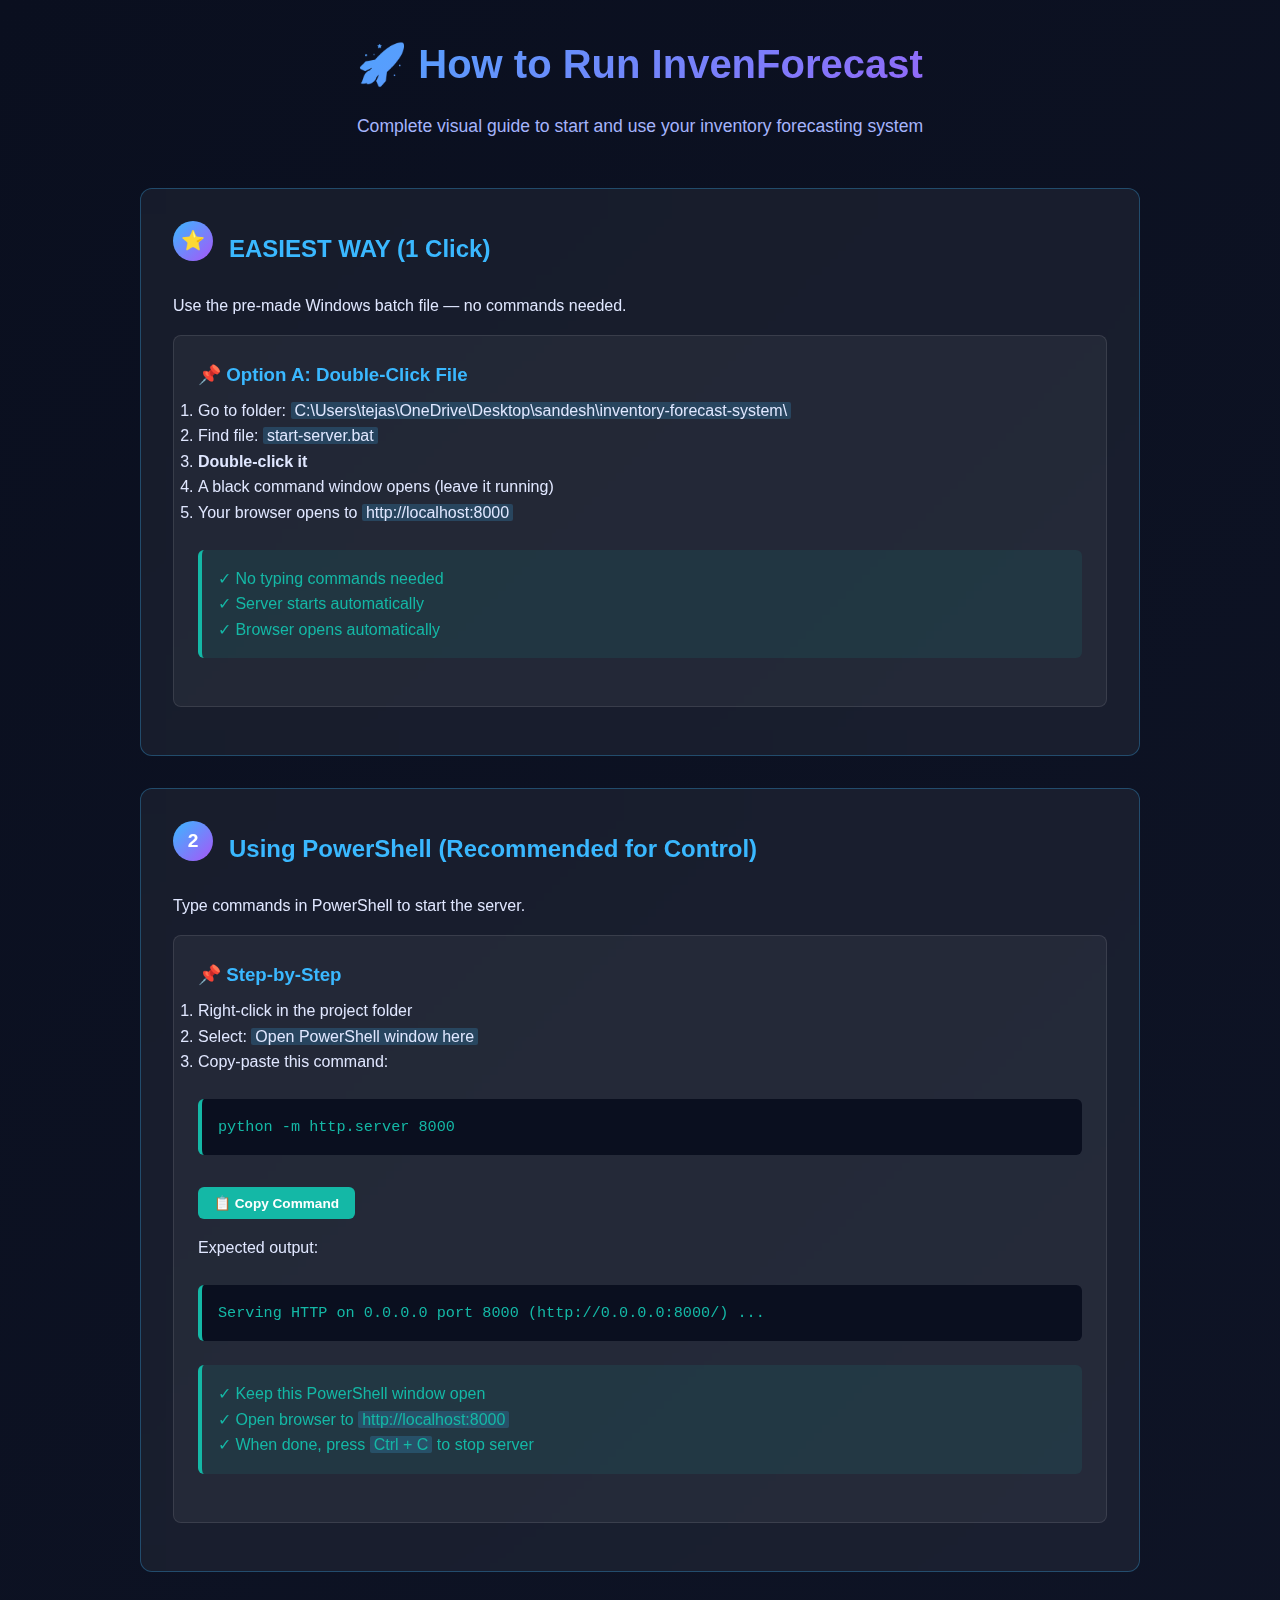
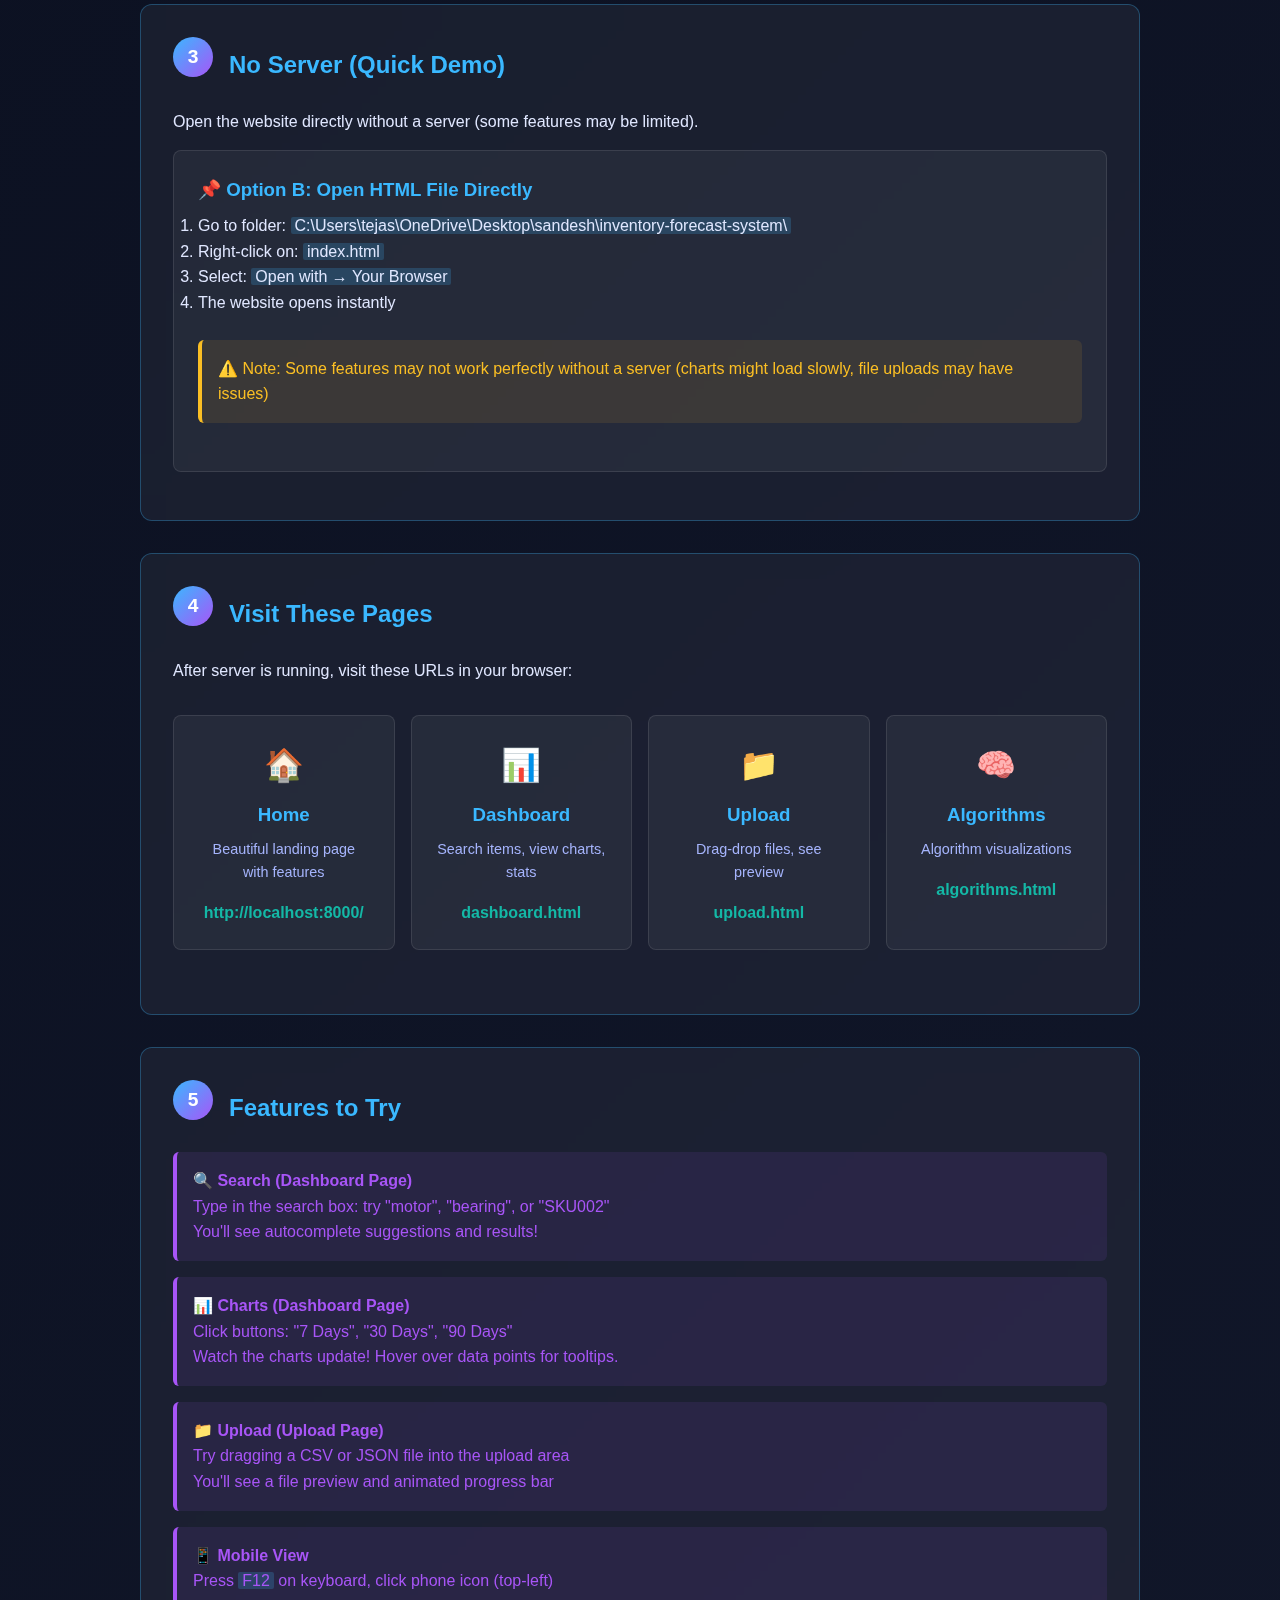
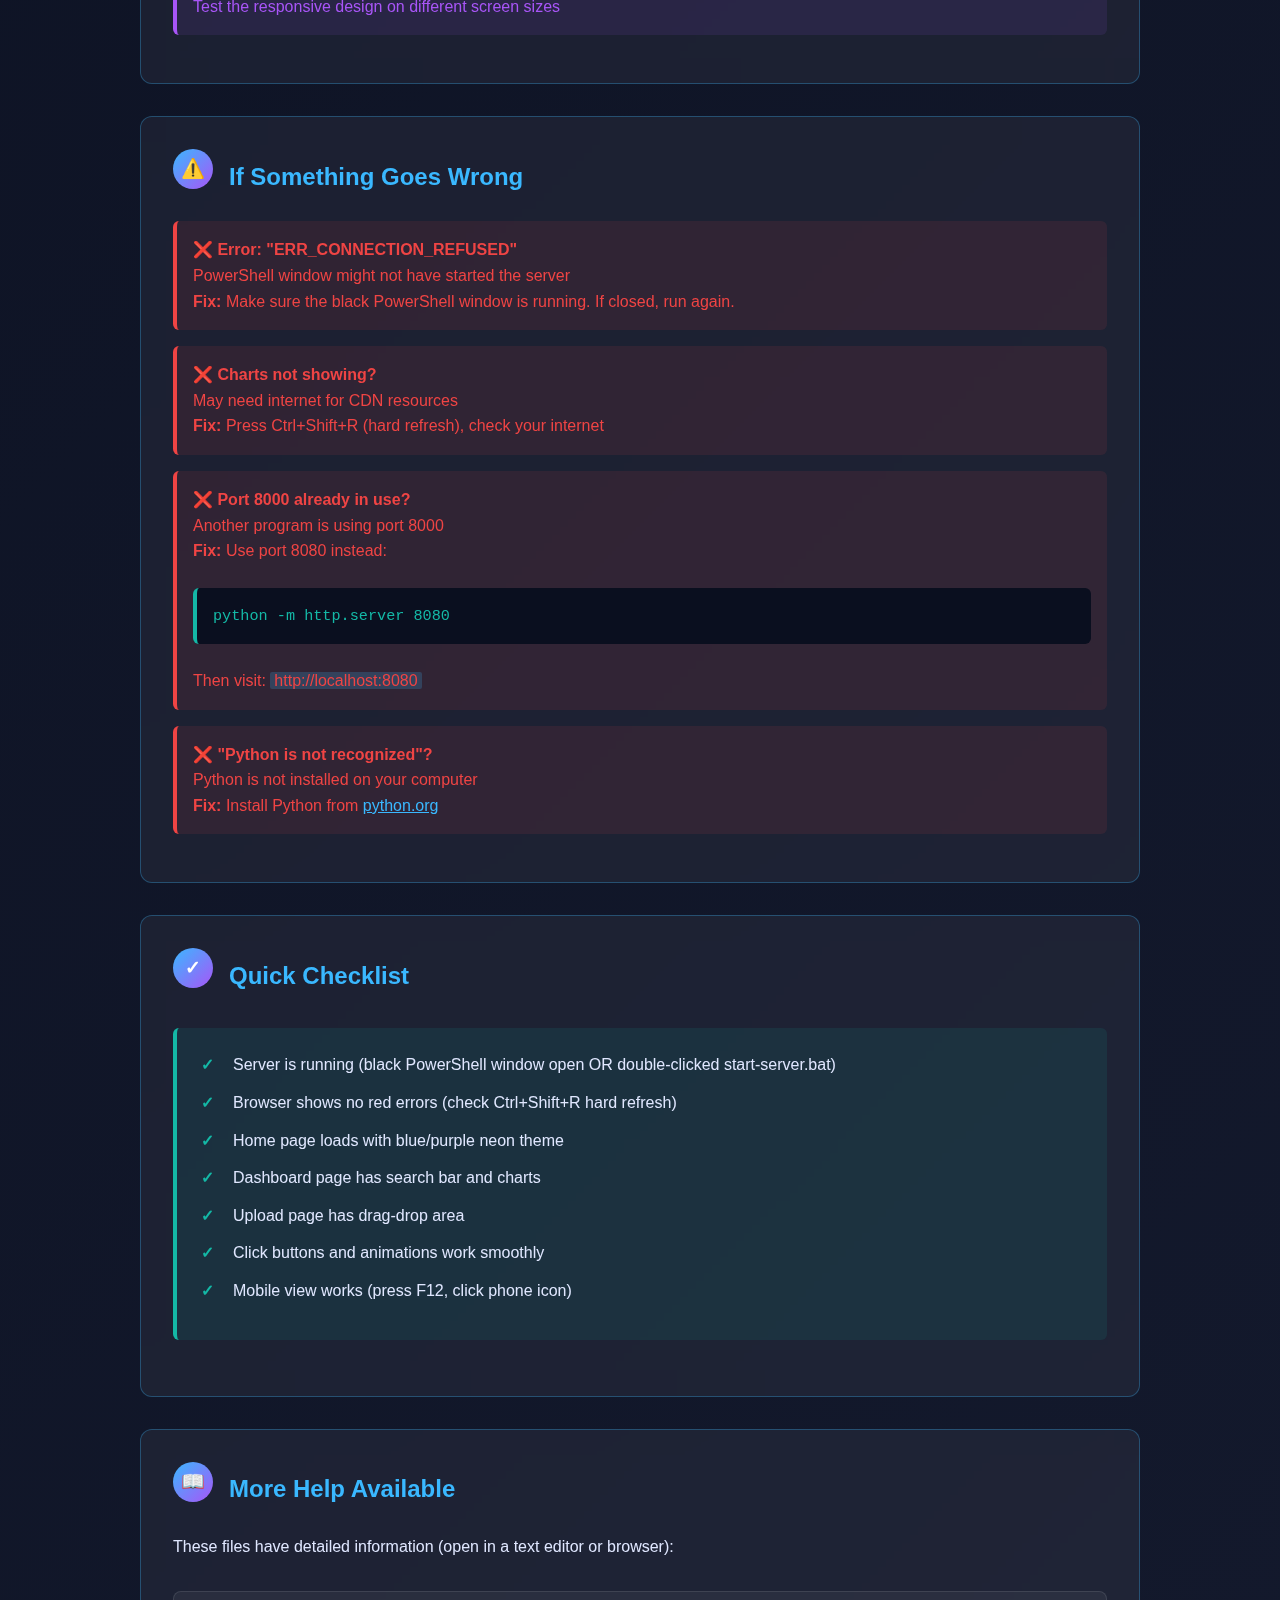
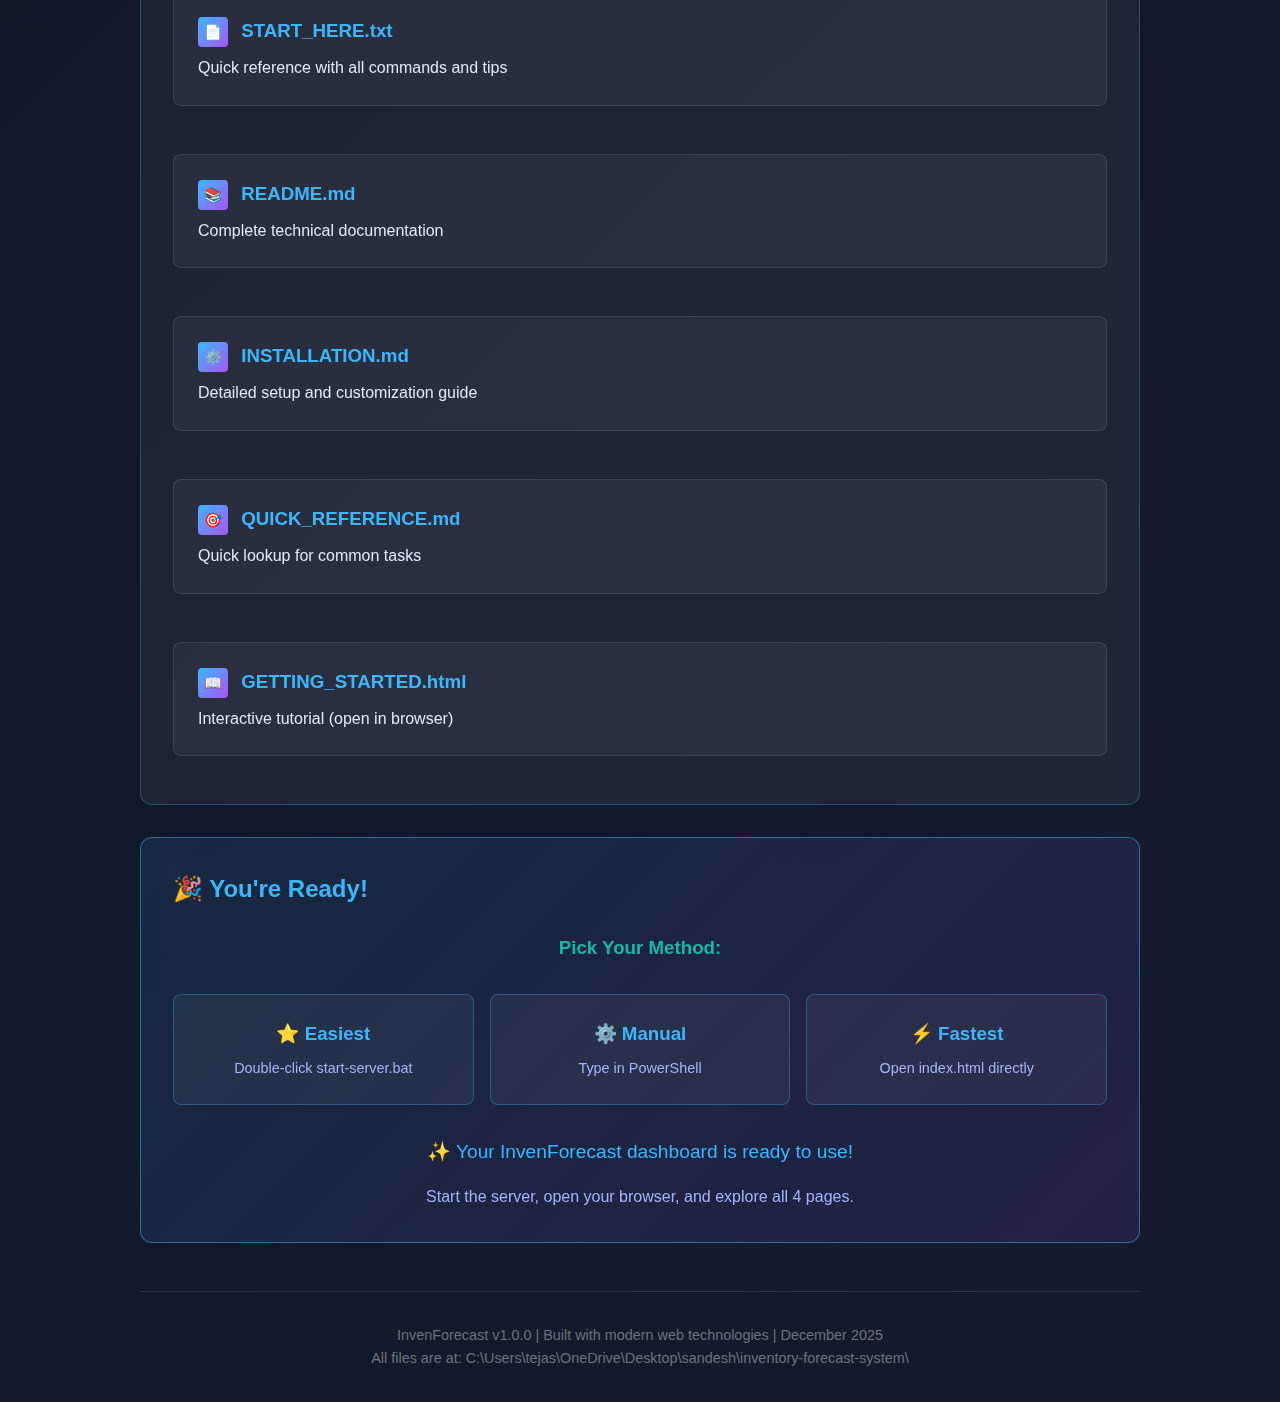
<file: HOW_TO_RUN.html>
<!DOCTYPE html>
<html lang="en">
<head>
    <meta charset="UTF-8">
    <meta name="viewport" content="width=device-width, initial-scale=1.0">
    <title>How to Run InvenForecast - Visual Guide</title>
    <style>
        * {
            margin: 0;
            padding: 0;
            box-sizing: border-box;
        }

        body {
            font-family: 'Segoe UI', Tahoma, Geneva, Verdana, sans-serif;
            background: linear-gradient(135deg, #0a0f1f 0%, #151b2f 100%);
            color: #e0e7ff;
            padding: 2rem;
            line-height: 1.6;
        }

        .container {
            max-width: 1000px;
            margin: 0 auto;
        }

        h1 {
            text-align: center;
            font-size: 2.5rem;
            margin-bottom: 1rem;
            background: linear-gradient(135deg, #3ab8ff, #a855f7);
            -webkit-background-clip: text;
            -webkit-text-fill-color: transparent;
            background-clip: text;
        }

        .subtitle {
            text-align: center;
            color: #a5b4fc;
            font-size: 1.1rem;
            margin-bottom: 3rem;
        }

        .step-box {
            background: rgba(255, 255, 255, 0.05);
            border: 1px solid rgba(58, 184, 255, 0.3);
            border-radius: 12px;
            padding: 2rem;
            margin-bottom: 2rem;
            backdrop-filter: blur(10px);
        }

        .step-number {
            display: inline-block;
            width: 40px;
            height: 40px;
            background: linear-gradient(135deg, #3ab8ff, #a855f7);
            color: white;
            border-radius: 50%;
            text-align: center;
            line-height: 40px;
            font-weight: bold;
            font-size: 1.2rem;
            margin-right: 1rem;
            margin-bottom: 1rem;
        }

        h2 {
            color: #3ab8ff;
            font-size: 1.5rem;
            margin-bottom: 1rem;
            display: flex;
            align-items: center;
        }

        .code-block {
            background: #0a0f1f;
            border-left: 4px solid #14b8a6;
            padding: 1rem;
            border-radius: 6px;
            margin: 1.5rem 0;
            font-family: 'Courier New', monospace;
            color: #14b8a6;
            overflow-x: auto;
        }

        .code-block code {
            display: block;
            font-size: 0.95rem;
        }

        .note {
            background: rgba(251, 191, 36, 0.1);
            border-left: 4px solid #fbbf24;
            padding: 1rem;
            border-radius: 6px;
            margin: 1.5rem 0;
            color: #fbbf24;
        }

        .success {
            background: rgba(20, 184, 166, 0.1);
            border-left: 4px solid #14b8a6;
            padding: 1rem;
            border-radius: 6px;
            margin: 1.5rem 0;
            color: #14b8a6;
        }

        .option {
            background: rgba(168, 85, 247, 0.1);
            border-left: 4px solid #a855f7;
            padding: 1rem;
            border-radius: 6px;
            margin: 1rem 0;
            color: #a855f7;
        }

        .method {
            background: rgba(255, 255, 255, 0.05);
            border: 1px solid rgba(255, 255, 255, 0.1);
            padding: 1.5rem;
            border-radius: 8px;
            margin: 1rem 0;
        }

        .method h3 {
            color: #3ab8ff;
            margin-bottom: 0.5rem;
        }

        button {
            background: linear-gradient(135deg, #3ab8ff, #a855f7);
            color: white;
            border: none;
            padding: 0.75rem 1.5rem;
            border-radius: 6px;
            cursor: pointer;
            font-weight: 600;
            margin-top: 1rem;
            transition: all 0.3s;
        }

        button:hover {
            transform: translateY(-2px);
            box-shadow: 0 0 20px rgba(58, 184, 255, 0.4);
        }

        .copy-btn {
            background: #14b8a6;
            font-size: 0.85rem;
            padding: 0.5rem 1rem;
            margin-top: 0.5rem;
        }

        .file-icon {
            display: inline-block;
            width: 30px;
            height: 30px;
            background: linear-gradient(135deg, #3ab8ff, #a855f7);
            border-radius: 4px;
            margin-right: 0.5rem;
            text-align: center;
            line-height: 30px;
            color: white;
            font-weight: bold;
            font-size: 0.9rem;
        }

        .quick-menu {
            display: grid;
            grid-template-columns: repeat(auto-fit, minmax(200px, 1fr));
            gap: 1rem;
            margin: 2rem 0;
        }

        .menu-card {
            background: rgba(255, 255, 255, 0.05);
            border: 1px solid rgba(58, 184, 255, 0.3);
            padding: 1.5rem;
            border-radius: 8px;
            text-align: center;
            cursor: pointer;
            transition: all 0.3s;
        }

        .menu-card:hover {
            border-color: #3ab8ff;
            background: rgba(58, 184, 255, 0.1);
            transform: translateY(-2px);
        }

        .menu-card h3 {
            color: #3ab8ff;
            margin-bottom: 0.5rem;
        }

        .menu-card p {
            color: #a5b4fc;
            font-size: 0.9rem;
        }

        .pages-grid {
            display: grid;
            grid-template-columns: repeat(auto-fit, minmax(200px, 1fr));
            gap: 1rem;
            margin: 2rem 0;
        }

        .page-card {
            background: rgba(255, 255, 255, 0.05);
            border: 1px solid rgba(255, 255, 255, 0.1);
            padding: 1.5rem;
            border-radius: 8px;
            text-align: center;
        }

        .page-card h3 {
            color: #3ab8ff;
            margin-bottom: 0.5rem;
        }

        .page-card p {
            color: #a5b4fc;
            font-size: 0.9rem;
            margin-bottom: 1rem;
        }

        .page-card a {
            color: #14b8a6;
            text-decoration: none;
            font-weight: 600;
        }

        .page-card a:hover {
            color: #3ab8ff;
        }

        .emoji {
            font-size: 2rem;
            display: block;
            margin-bottom: 0.5rem;
        }

        .check-list {
            background: rgba(20, 184, 166, 0.1);
            border-left: 4px solid #14b8a6;
            padding: 1.5rem;
            border-radius: 6px;
            margin: 1.5rem 0;
        }

        .check-list li {
            list-style: none;
            margin-bottom: 0.75rem;
            padding-left: 2rem;
            position: relative;
        }

        .check-list li:before {
            content: "✓";
            position: absolute;
            left: 0;
            color: #14b8a6;
            font-weight: bold;
        }

        .warning {
            background: rgba(239, 68, 68, 0.1);
            border-left: 4px solid #ef4444;
            padding: 1rem;
            border-radius: 6px;
            margin: 1rem 0;
            color: #ef4444;
        }

        footer {
            text-align: center;
            margin-top: 3rem;
            padding-top: 2rem;
            border-top: 1px solid rgba(255, 255, 255, 0.1);
            color: #6b7280;
            font-size: 0.9rem;
        }

        .highlight {
            background: rgba(58, 184, 255, 0.2);
            padding: 0 0.25rem;
            border-radius: 2px;
        }
    </style>
</head>
<body>
    <div class="container">
        <h1>🚀 How to Run InvenForecast</h1>
        <p class="subtitle">Complete visual guide to start and use your inventory forecasting system</p>

        <!-- EASIEST METHOD -->
        <div class="step-box">
            <h2><span class="step-number">⭐</span> EASIEST WAY (1 Click)</h2>
            <p>Use the pre-made Windows batch file — no commands needed.</p>
            
            <div class="method">
                <h3>📌 Option A: Double-Click File</h3>
                <ol>
                    <li>Go to folder: <span class="highlight">C:\Users\tejas\OneDrive\Desktop\sandesh\inventory-forecast-system\</span></li>
                    <li>Find file: <span class="highlight">start-server.bat</span></li>
                    <li><strong>Double-click it</strong></li>
                    <li>A black command window opens (leave it running)</li>
                    <li>Your browser opens to <span class="highlight">http://localhost:8000</span></li>
                </ol>
                <div class="success">
                    ✓ No typing commands needed<br>
                    ✓ Server starts automatically<br>
                    ✓ Browser opens automatically
                </div>
            </div>
        </div>

        <!-- METHOD 2: POWERSHELL -->
        <div class="step-box">
            <h2><span class="step-number">2</span> Using PowerShell (Recommended for Control)</h2>
            <p>Type commands in PowerShell to start the server.</p>
            
            <div class="method">
                <h3>📌 Step-by-Step</h3>
                <ol>
                    <li>Right-click in the project folder</li>
                    <li>Select: <span class="highlight">Open PowerShell window here</span></li>
                    <li>Copy-paste this command:</li>
                </ol>

                <div class="code-block">
                    <code>python -m http.server 8000</code>
                </div>

                <button class="copy-btn" onclick="copyCode('python -m http.server 8000')">📋 Copy Command</button>

                <p style="margin-top: 1rem;">Expected output:</p>
                <div class="code-block">
                    <code>Serving HTTP on 0.0.0.0 port 8000 (http://0.0.0.0:8000/) ...</code>
                </div>

                <div class="success">
                    ✓ Keep this PowerShell window open<br>
                    ✓ Open browser to <span class="highlight">http://localhost:8000</span><br>
                    ✓ When done, press <span class="highlight">Ctrl + C</span> to stop server
                </div>
            </div>
        </div>

        <!-- METHOD 3: DIRECT OPEN -->
        <div class="step-box">
            <h2><span class="step-number">3</span> No Server (Quick Demo)</h2>
            <p>Open the website directly without a server (some features may be limited).</p>
            
            <div class="method">
                <h3>📌 Option B: Open HTML File Directly</h3>
                <ol>
                    <li>Go to folder: <span class="highlight">C:\Users\tejas\OneDrive\Desktop\sandesh\inventory-forecast-system\</span></li>
                    <li>Right-click on: <span class="highlight">index.html</span></li>
                    <li>Select: <span class="highlight">Open with → Your Browser</span></li>
                    <li>The website opens instantly</li>
                </ol>
                <div class="note">
                    ⚠️ Note: Some features may not work perfectly without a server (charts might load slowly, file uploads may have issues)
                </div>
            </div>
        </div>

        <!-- WHAT PAGES TO VISIT -->
        <div class="step-box">
            <h2><span class="step-number">4</span> Visit These Pages</h2>
            <p>After server is running, visit these URLs in your browser:</p>

            <div class="pages-grid">
                <div class="page-card">
                    <span class="emoji">🏠</span>
                    <h3>Home</h3>
                    <p>Beautiful landing page with features</p>
                    <a href="http://localhost:8000/">http://localhost:8000/</a>
                </div>

                <div class="page-card">
                    <span class="emoji">📊</span>
                    <h3>Dashboard</h3>
                    <p>Search items, view charts, stats</p>
                    <a href="http://localhost:8000/dashboard.html">dashboard.html</a>
                </div>

                <div class="page-card">
                    <span class="emoji">📁</span>
                    <h3>Upload</h3>
                    <p>Drag-drop files, see preview</p>
                    <a href="http://localhost:8000/upload.html">upload.html</a>
                </div>

                <div class="page-card">
                    <span class="emoji">🧠</span>
                    <h3>Algorithms</h3>
                    <p>Algorithm visualizations</p>
                    <a href="http://localhost:8000/algorithms.html">algorithms.html</a>
                </div>
            </div>
        </div>

        <!-- FEATURES TO TRY -->
        <div class="step-box">
            <h2><span class="step-number">5</span> Features to Try</h2>
            
            <div class="option">
                <strong>🔍 Search (Dashboard Page)</strong>
                <p>Type in the search box: try "motor", "bearing", or "SKU002"</p>
                <p>You'll see autocomplete suggestions and results!</p>
            </div>

            <div class="option">
                <strong>📊 Charts (Dashboard Page)</strong>
                <p>Click buttons: "7 Days", "30 Days", "90 Days"</p>
                <p>Watch the charts update! Hover over data points for tooltips.</p>
            </div>

            <div class="option">
                <strong>📁 Upload (Upload Page)</strong>
                <p>Try dragging a CSV or JSON file into the upload area</p>
                <p>You'll see a file preview and animated progress bar</p>
            </div>

            <div class="option">
                <strong>📱 Mobile View</strong>
                <p>Press <span class="highlight">F12</span> on keyboard, click phone icon (top-left)</p>
                <p>Test the responsive design on different screen sizes</p>
            </div>
        </div>

        <!-- TROUBLESHOOTING -->
        <div class="step-box">
            <h2><span class="step-number">⚠️</span> If Something Goes Wrong</h2>

            <div class="warning">
                <strong>❌ Error: "ERR_CONNECTION_REFUSED"</strong>
                <p>PowerShell window might not have started the server</p>
                <p><strong>Fix:</strong> Make sure the black PowerShell window is running. If closed, run again.</p>
            </div>

            <div class="warning">
                <strong>❌ Charts not showing?</strong>
                <p>May need internet for CDN resources</p>
                <p><strong>Fix:</strong> Press Ctrl+Shift+R (hard refresh), check your internet</p>
            </div>

            <div class="warning">
                <strong>❌ Port 8000 already in use?</strong>
                <p>Another program is using port 8000</p>
                <p><strong>Fix:</strong> Use port 8080 instead:</p>
                <div class="code-block">
                    <code>python -m http.server 8080</code>
                </div>
                <p>Then visit: <span class="highlight">http://localhost:8080</span></p>
            </div>

            <div class="warning">
                <strong>❌ "Python is not recognized"?</strong>
                <p>Python is not installed on your computer</p>
                <p><strong>Fix:</strong> Install Python from <a href="https://www.python.org/downloads/" style="color: #3ab8ff;">python.org</a></p>
            </div>
        </div>

        <!-- QUICK CHECKLIST -->
        <div class="step-box">
            <h2><span class="step-number">✓</span> Quick Checklist</h2>
            <ul class="check-list">
                <li>Server is running (black PowerShell window open OR double-clicked start-server.bat)</li>
                <li>Browser shows no red errors (check Ctrl+Shift+R hard refresh)</li>
                <li>Home page loads with blue/purple neon theme</li>
                <li>Dashboard page has search bar and charts</li>
                <li>Upload page has drag-drop area</li>
                <li>Click buttons and animations work smoothly</li>
                <li>Mobile view works (press F12, click phone icon)</li>
            </ul>
        </div>

        <!-- DOCUMENTATION FILES -->
        <div class="step-box">
            <h2><span class="step-number">📖</span> More Help Available</h2>
            <p>These files have detailed information (open in a text editor or browser):</p>

            <div style="display: grid; gap: 1rem; margin-top: 1rem;">
                <div class="method">
                    <h3><span class="file-icon">📄</span> START_HERE.txt</h3>
                    <p>Quick reference with all commands and tips</p>
                </div>
                <div class="method">
                    <h3><span class="file-icon">📚</span> README.md</h3>
                    <p>Complete technical documentation</p>
                </div>
                <div class="method">
                    <h3><span class="file-icon">⚙️</span> INSTALLATION.md</h3>
                    <p>Detailed setup and customization guide</p>
                </div>
                <div class="method">
                    <h3><span class="file-icon">🎯</span> QUICK_REFERENCE.md</h3>
                    <p>Quick lookup for common tasks</p>
                </div>
                <div class="method">
                    <h3><span class="file-icon">📖</span> GETTING_STARTED.html</h3>
                    <p>Interactive tutorial (open in browser)</p>
                </div>
            </div>
        </div>

        <!-- SUMMARY -->
        <div class="step-box" style="background: linear-gradient(135deg, rgba(58, 184, 255, 0.1), rgba(168, 85, 247, 0.1)); border-color: rgba(58, 184, 255, 0.5);">
            <h2 style="text-align: center; margin-bottom: 1.5rem;">🎉 You're Ready!</h2>
            
            <div style="text-align: center;">
                <h3 style="color: #14b8a6; margin-bottom: 1rem;">Pick Your Method:</h3>
                <div class="quick-menu">
                    <div class="menu-card">
                        <h3>⭐ Easiest</h3>
                        <p>Double-click start-server.bat</p>
                    </div>
                    <div class="menu-card">
                        <h3>⚙️ Manual</h3>
                        <p>Type in PowerShell</p>
                    </div>
                    <div class="menu-card">
                        <h3>⚡ Fastest</h3>
                        <p>Open index.html directly</p>
                    </div>
                </div>
            </div>

            <div style="text-align: center; margin-top: 2rem;">
                <p style="font-size: 1.2rem; color: #3ab8ff; margin-bottom: 1rem;">
                    ✨ Your InvenForecast dashboard is ready to use!
                </p>
                <p style="color: #a5b4fc;">
                    Start the server, open your browser, and explore all 4 pages.
                </p>
            </div>
        </div>

        <footer>
            <p>InvenForecast v1.0.0 | Built with modern web technologies | December 2025</p>
            <p>All files are at: C:\Users\tejas\OneDrive\Desktop\sandesh\inventory-forecast-system\</p>
        </footer>
    </div>

    <script>
        function copyCode(text) {
            navigator.clipboard.writeText(text).then(() => {
                alert('✓ Command copied to clipboard!\n\nNow paste it in PowerShell with Ctrl+V and press Enter.');
            });
        }
    </script>
</body>
</html>
</file>
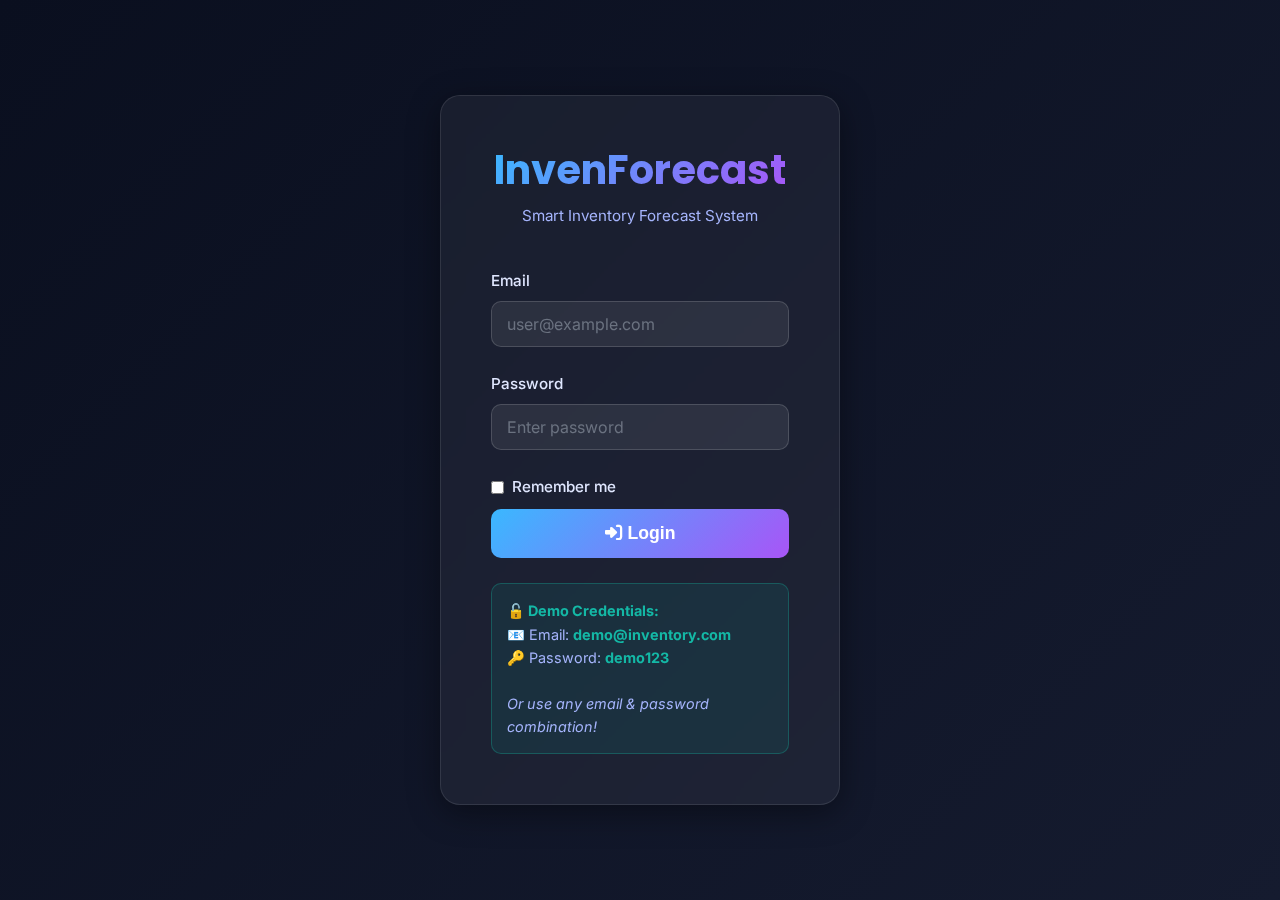
<file: login.html>
<!DOCTYPE html>
<html lang="en">
<head>
    <meta charset="UTF-8">
    <meta name="viewport" content="width=device-width, initial-scale=1.0">
    <title>Login - InvenForecast</title>
    <link rel="stylesheet" href="css/styles.css">
    <link rel="stylesheet" href="css/animations.css">
    <link href="https://cdnjs.cloudflare.com/ajax/libs/font-awesome/6.4.0/css/all.min.css" rel="stylesheet">
    <link href="https://fonts.googleapis.com/css2?family=Inter:wght@300;400;500;600;700&family=Poppins:wght@600;700;800&family=Space+Grotesk:wght@500;700&display=swap" rel="stylesheet">
    <style>
        .login-container {
            min-height: 100vh;
            display: flex;
            align-items: center;
            justify-content: center;
            background: linear-gradient(135deg, #0a0f1f 0%, #151b2f 100%);
            padding: 20px;
        }

        .login-card {
            background: rgba(255, 255, 255, 0.05);
            backdrop-filter: blur(10px);
            border: 1px solid rgba(255, 255, 255, 0.1);
            border-radius: 20px;
            padding: 50px;
            width: 100%;
            max-width: 400px;
            box-shadow: 0 8px 32px rgba(0, 0, 0, 0.4);
            animation: slideUp 0.6s ease-out;
        }

        .login-header {
            text-align: center;
            margin-bottom: 40px;
        }

        .login-header h1 {
            font-size: 2.5rem;
            background: linear-gradient(135deg, #3ab8ff, #a855f7);
            -webkit-background-clip: text;
            -webkit-text-fill-color: transparent;
            background-clip: text;
            margin-bottom: 10px;
        }

        .login-header p {
            color: #a5b4fc;
            font-size: 0.95rem;
        }

        .form-group {
            margin-bottom: 25px;
        }

        label {
            display: block;
            color: #e0e7ff;
            margin-bottom: 8px;
            font-weight: 500;
            font-size: 0.95rem;
        }

        input {
            width: 100%;
            padding: 12px 15px;
            background: rgba(255, 255, 255, 0.08);
            border: 1px solid rgba(255, 255, 255, 0.15);
            border-radius: 10px;
            color: #e0e7ff;
            font-size: 1rem;
            transition: all 0.3s ease;
            font-family: 'Inter', sans-serif;
        }

        input:focus {
            outline: none;
            background: rgba(255, 255, 255, 0.12);
            border-color: #3ab8ff;
            box-shadow: 0 0 15px rgba(58, 184, 255, 0.3);
        }

        input::placeholder {
            color: #6b7280;
        }

        .login-btn {
            width: 100%;
            padding: 14px;
            background: linear-gradient(135deg, #3ab8ff, #a855f7);
            border: none;
            border-radius: 10px;
            color: white;
            font-size: 1.1rem;
            font-weight: 600;
            cursor: pointer;
            transition: all 0.3s ease;
            margin-top: 10px;
        }

        .login-btn:hover {
            transform: translateY(-2px);
            box-shadow: 0 8px 20px rgba(58, 184, 255, 0.4);
        }

        .login-btn:active {
            transform: translateY(0);
        }

        .demo-creds {
            background: rgba(20, 184, 166, 0.1);
            border: 1px solid rgba(20, 184, 166, 0.3);
            border-radius: 10px;
            padding: 15px;
            margin-top: 25px;
            color: #a5b4fc;
            font-size: 0.9rem;
            line-height: 1.6;
        }

        .demo-creds strong {
            color: #14b8a6;
        }

        .error-message {
            color: #ff006e;
            margin-top: 10px;
            font-size: 0.9rem;
            display: none;
        }

        .success-message {
            color: #14b8a6;
            margin-top: 10px;
            font-size: 0.9rem;
            display: none;
        }

        @keyframes slideUp {
            from {
                opacity: 0;
                transform: translateY(20px);
            }
            to {
                opacity: 1;
                transform: translateY(0);
            }
        }

        .remember-me {
            display: flex;
            align-items: center;
            gap: 8px;
            margin-top: 15px;
            color: #a5b4fc;
            font-size: 0.9rem;
        }

        .remember-me input[type="checkbox"] {
            width: auto;
            cursor: pointer;
        }
    </style>
</head>
<body class="dark-mode">
    <div class="login-container">
        <div class="login-card">
            <div class="login-header">
                <h1>InvenForecast</h1>
                <p>Smart Inventory Forecast System</p>
            </div>

            <form id="loginForm">
                <div class="form-group">
                    <label for="email">Email</label>
                    <input type="email" id="email" placeholder="user@example.com" required>
                </div>

                <div class="form-group">
                    <label for="password">Password</label>
                    <input type="password" id="password" placeholder="Enter password" required>
                </div>

                <div class="remember-me">
                    <input type="checkbox" id="remember" name="remember">
                    <label for="remember" style="margin: 0;">Remember me</label>
                </div>

                <button type="submit" class="login-btn">
                    <i class="fas fa-sign-in-alt"></i> Login
                </button>

                <div class="error-message" id="errorMessage"></div>
                <div class="success-message" id="successMessage"></div>
            </form>

            <div class="demo-creds">
                <strong>🔓 Demo Credentials:</strong><br>
                📧 Email: <strong>demo@inventory.com</strong><br>
                🔑 Password: <strong>demo123</strong><br>
                <br>
                <em>Or use any email & password combination!</em>
            </div>
        </div>
    </div>

    <script>
        // Check if already logged in
        if (localStorage.getItem('isLoggedIn') === 'true') {
            window.location.href = 'dashboard.html';
        }

        const loginForm = document.getElementById('loginForm');
        const emailInput = document.getElementById('email');
        const passwordInput = document.getElementById('password');
        const rememberCheckbox = document.getElementById('remember');
        const errorMessage = document.getElementById('errorMessage');
        const successMessage = document.getElementById('successMessage');

        // Restore saved email if "remember me" was checked
        const savedEmail = localStorage.getItem('savedEmail');
        if (savedEmail) {
            emailInput.value = savedEmail;
            rememberCheckbox.checked = true;
        }

        loginForm.addEventListener('submit', function(e) {
            e.preventDefault();

            const email = emailInput.value.trim();
            const password = passwordInput.value.trim();

            errorMessage.style.display = 'none';
            successMessage.style.display = 'none';

            // Basic validation
            if (!email || !password) {
                errorMessage.textContent = '❌ Please fill in all fields';
                errorMessage.style.display = 'block';
                return;
            }

            if (!email.includes('@')) {
                errorMessage.textContent = '❌ Please enter a valid email';
                errorMessage.style.display = 'block';
                return;
            }

            if (password.length < 4) {
                errorMessage.textContent = '❌ Password must be at least 4 characters';
                errorMessage.style.display = 'block';
                return;
            }

            // Simulate login (any valid email/password works for demo)
            successMessage.textContent = '✅ Login successful! Redirecting...';
            successMessage.style.display = 'block';

            // Save login info
            localStorage.setItem('isLoggedIn', 'true');
            localStorage.setItem('userEmail', email);
            localStorage.setItem('userName', email.split('@')[0]);

            if (rememberCheckbox.checked) {
                localStorage.setItem('savedEmail', email);
            } else {
                localStorage.removeItem('savedEmail');
            }

            // Redirect to dashboard after 1 second
            setTimeout(() => {
                window.location.href = 'dashboard.html';
            }, 1000);
        });

        // Add enter key support
        passwordInput.addEventListener('keypress', function(e) {
            if (e.key === 'Enter') {
                loginForm.dispatchEvent(new Event('submit'));
            }
        });
    </script>
</body>
</html>
</file>
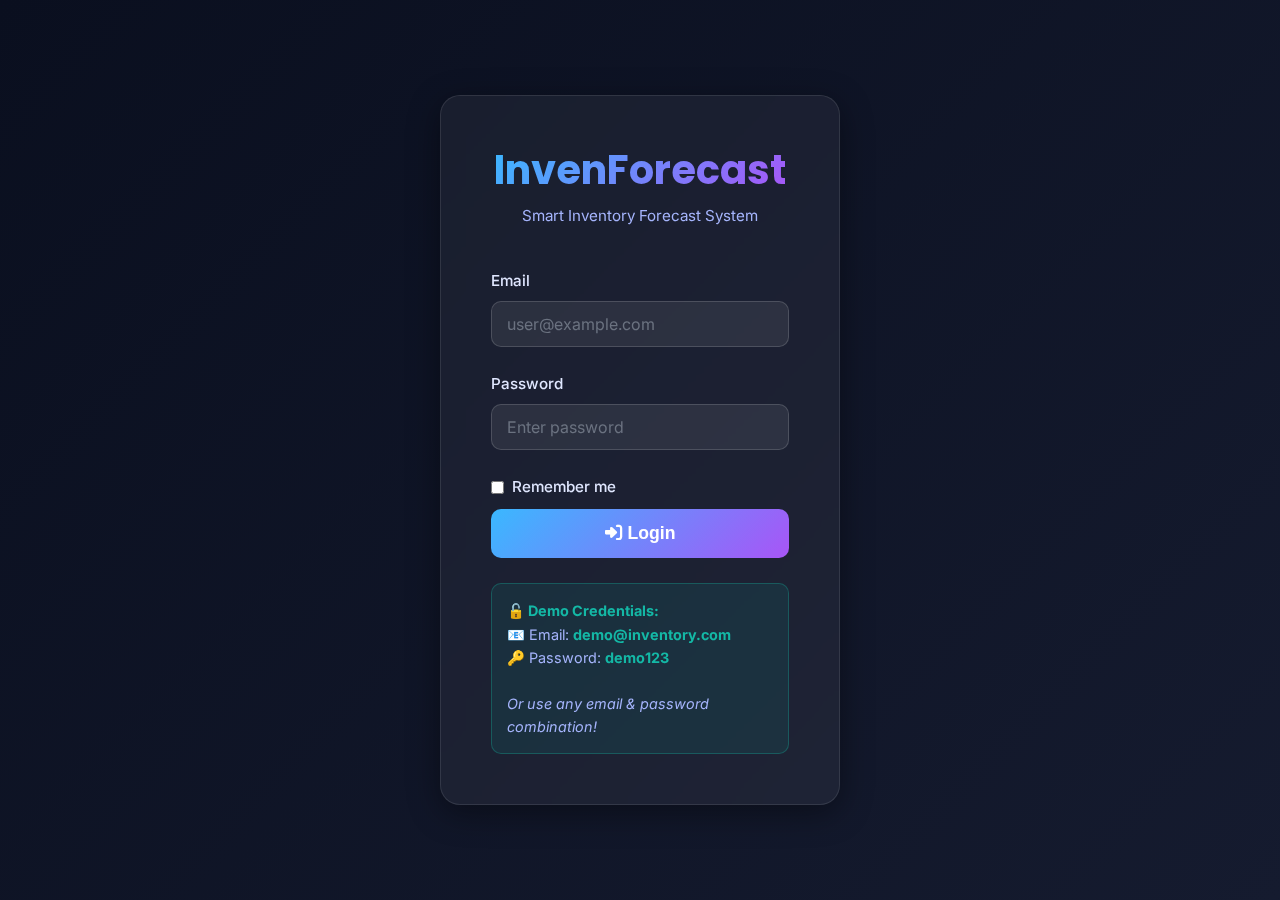
<file: upload.html>
<!DOCTYPE html>
<html lang="en">
<head>
    <meta charset="UTF-8">
    <meta name="viewport" content="width=device-width, initial-scale=1.0">
    <title>Upload - InvenForecast</title>
    <link rel="stylesheet" href="css/styles.css">
    <link rel="stylesheet" href="css/animations.css">
    <link href="https://cdnjs.cloudflare.com/ajax/libs/font-awesome/6.4.0/css/all.min.css" rel="stylesheet">
    <link href="https://fonts.googleapis.com/css2?family=Inter:wght@300;400;500;600;700&family=Poppins:wght@600;700;800&family=Space+Grotesk:wght@500;700&display=swap" rel="stylesheet">
</head>
<body class="dark-mode">
    <!-- Navigation -->
    <nav class="navbar">
        <div class="nav-container">
            <div class="nav-logo">
                <i class="fas fa-cube"></i>
                <span>InvenForecast</span>
            </div>
            <ul class="nav-menu">
                <li><a href="index.html">Home</a></li>
                <li><a href="dashboard.html">Dashboard</a></li>
                <li><a href="upload.html" class="active">Upload</a></li>
                <li><a href="algorithms.html">Algorithms</a></li>
                <li><a href="#" class="btn-outline" onclick="logout(); return false;">Logout</a></li>
            </ul>
            <div class="hamburger">
                <span></span>
                <span></span>
                <span></span>
            </div>
        </div>
    </nav>

    <main class="upload-container">
        <div class="upload-header">
            <h1>Upload Warehouse Data</h1>
            <p>Import your inventory data for AI-powered forecasting</p>
        </div>

        <div class="upload-wrapper">
            <!-- Upload Zone -->
            <section class="upload-zone glass">
                <div class="drag-drop-area" id="dragDropArea">
                    <div class="upload-icon">
                        <i class="fas fa-cloud-upload-alt"></i>
                    </div>
                    <h2>Drag & Drop Your File</h2>
                    <p>or</p>
                    <button class="btn-primary">
                        <i class="fas fa-folder-open"></i>
                        Browse Files
                    </button>
                    <input type="file" id="fileInput" accept=".csv,.xlsx,.json" hidden>
                    <p class="file-info">Supported: CSV, XLSX, JSON (Max 50MB)</p>
                </div>
                <div class="upload-progress hidden" id="uploadProgress">
                    <div class="progress-bar">
                        <div class="progress-fill" id="progressFill"></div>
                    </div>
                    <p id="progressText">Uploading... 0%</p>
                </div>
            </section>

            <!-- File Preview -->
            <section id="filePreview" class="file-preview glass hidden">
                <div class="section-header">
                    <h2>File Preview</h2>
                    <button class="btn-small" id="clearFile">
                        <i class="fas fa-times"></i> Clear
                    </button>
                </div>
                <div class="preview-content">
                    <div class="file-info-box">
                        <i class="fas fa-file-csv"></i>
                        <div>
                            <h3 id="fileName"></h3>
                            <p id="fileSize"></p>
                        </div>
                    </div>
                    <table id="previewTable" class="preview-table">
                        <tbody></tbody>
                    </table>
                </div>
                <button class="btn-primary" id="uploadBtn">
                    <i class="fas fa-upload"></i> Upload & Process
                </button>
            </section>

            <!-- Success Message -->
            <section id="successMessage" class="success-message glass hidden">
                <div class="success-content">
                    <div class="success-icon">
                        <i class="fas fa-check-circle"></i>
                    </div>
                    <h2>Upload Successful!</h2>
                    <p>Your warehouse data has been processed and analyzed.</p>
                    <div class="success-stats">
                        <div class="stat">
                            <h4>Items Processed</h4>
                            <p id="itemsProcessed">0</p>
                        </div>
                        <div class="stat">
                            <h4>Processing Time</h4>
                            <p id="processingTime">0s</p>
                        </div>
                    </div>
                    <div class="success-actions">
                        <a href="dashboard.html" class="btn-primary">
                            <i class="fas fa-chart-line"></i> Go to Dashboard
                        </a>
                        <button class="btn-secondary" id="uploadAnother">
                            <i class="fas fa-cloud-upload-alt"></i> Upload Another
                        </button>
                    </div>
                </div>
            </section>
        </div>

        <!-- Upload Tips -->
        <section class="upload-tips glass">
            <h2>Tips for Best Results</h2>
            <div class="tips-grid">
                <div class="tip-card">
                    <div class="tip-icon">📋</div>
                    <h3>Format Requirements</h3>
                    <p>Ensure your data includes: Item ID, Name, Category, Current Stock, Reorder Level</p>
                </div>
                <div class="tip-card">
                    <div class="tip-icon">🔍</div>
                    <h3>Data Quality</h3>
                    <p>Clean data produces better predictions. Remove duplicates and invalid entries.</p>
                </div>
                <div class="tip-card">
                    <div class="tip-icon">⚡</div>
                    <h3>Processing Speed</h3>
                    <p>Upload data in batches of 10,000 items for optimal processing speed.</p>
                </div>
                <div class="tip-card">
                    <div class="tip-icon">🎯</div>
                    <h3>Historical Data</h3>
                    <p>Include 3+ months of historical data for accurate trend predictions.</p>
                </div>
            </div>
        </section>
    </main>

    <!-- Footer -->
    <footer class="footer">
        <div class="footer-content">
            <div class="footer-section">
                <h4>InvenForecast</h4>
                <p>Smart inventory management powered by AI</p>
            </div>
            <div class="footer-section">
                <h4>Need Help?</h4>
                <ul>
                    <li><a href="#">Documentation</a></li>
                    <li><a href="#">FAQ</a></li>
                    <li><a href="#">Support</a></li>
                </ul>
            </div>
        </div>
        <div class="footer-bottom">
            <p>&copy; 2025 InvenForecast. All rights reserved.</p>
        </div>
    </footer>

    <script src="js/upload.js"></script>
    <script>
        // Check if user is logged in
        if (localStorage.getItem('isLoggedIn') !== 'true') {
            window.location.href = 'login.html';
        }

        // Logout function
        function logout() {
            localStorage.removeItem('isLoggedIn');
            localStorage.removeItem('userEmail');
            localStorage.removeItem('userName');
            window.location.href = 'index.html';
        }
    </script>
</body>
</html>
</file>
<file: css/styles.css>
/* ===================== ROOT & GENERAL STYLES ===================== */
* {
    margin: 0;
    padding: 0;
    box-sizing: border-box;
}

/* Inline form error styling (added for purchase/restock forms) */
.form-error {
    color: var(--neon-pink);
    margin-top: 8px;
    font-size: 0.92rem;
    display: none;
}
.form-error.active {
    display: block;
}

.input-error {
    border-color: var(--neon-pink) !important;
    box-shadow: 0 4px 12px rgba(255, 0, 110, 0.12) !important;
}

/* Inventory Actions layout (Purchase & Restock) */
.actions-section {
    /* reduced top padding to align with dashboard */
    padding: 0.8rem 1rem;
    margin: 1rem 0;
    border-radius: 12px;
}

.actions-section .section-header {
    display: flex;
    align-items: center;
    justify-content: space-between;
    gap: 12px;
    margin-bottom: 0.6rem;
}

.actions-grid {
    display: flex;
    gap: 20px; /* exactly 20px gap between cards */
    justify-content: flex-start;
    align-items: flex-start;
    flex-wrap: wrap;
}

.action-card {
    /* Exact card visual: soft gradient, rounded, consistent padding */
    background: linear-gradient(180deg, #2b2f77 0%, #3d3f8f 100%);
    border-radius: 12px;
    padding: 20px; /* 20px padding as requested */
    min-width: 320px;
    max-width: 520px;
    width: calc(50% - 10px); /* two columns with 20px gap */
    box-shadow: var(--shadow-md);
    display: flex;
    flex-direction: column;
    gap: 16px; /* 16px top/bottom spacing between elements */
}

.action-card h3 {
    margin: 0 0 0.2rem 0;
    font-size: 1.05rem;
    color: var(--text-primary);
}

.action-card .form-row {
    display: flex;
    flex-direction: column;
    gap: 8px;
    margin-bottom: 0;
    align-items: flex-start; /* align left, inputs will be 60% width */
}

.action-card label {
    font-size: 0.95rem;
    color: var(--text-secondary);
}

.action-card input,
.action-card select {
    padding: 10px 12px; /* consistent padding 10-12px */
    border-radius: 8px; /* smooth rounded corners */
    border: 1px solid rgba(255,255,255,0.08);
    background: rgba(255,255,255,0.03);
    color: var(--text-primary);
    font-size: 0.98rem;
    width: 60%; /* stretch to 60% width as requested */
}

.action-card input:focus,
.action-card select:focus {
    outline: none;
    border-color: rgba(58,184,255,0.6);
    box-shadow: 0 6px 18px rgba(58,184,255,0.06);
}

.action-card .btn-primary {
    padding: 10px 16px; /* equal padding */
    border-radius: 10px; /* rounded corners 10px */
    font-size: 0.98rem;
    width: -moz-fit-content;
    width: fit-content; /* fit-content width */
    justify-content: center;
    align-self: flex-start; /* align left */
    background: linear-gradient(135deg, var(--neon-blue), var(--neon-purple));
    box-shadow: 0 0 30px rgba(58, 184, 255, 0.18);
}

@media (max-width: 900px) {
    .action-card { width: 100%; max-width: 100%; }
}

:root {
    --bg-primary: #0a0f1f;
    --bg-secondary: #151b2f;
    --bg-tertiary: #1f2847;
    
    --neon-blue: #3ab8ff;
    --neon-purple: #a855f7;
    --neon-teal: #14b8a6;
    --neon-pink: #ff006e;
    
    --text-primary: #e0e7ff;
    --text-secondary: #a5b4fc;
    --text-muted: #6b7280;
    
    --border-color: rgba(255, 255, 255, 0.1);
    --glass-bg: rgba(255, 255, 255, 0.05);
    --glass-border: rgba(255, 255, 255, 0.1);
    
    --shadow-sm: 0 4px 15px rgba(0, 0, 0, 0.3);
    --shadow-md: 0 8px 32px rgba(0, 0, 0, 0.4);
    --shadow-lg: 0 12px 48px rgba(0, 0, 0, 0.5);
    
    --transition: all 0.3s cubic-bezier(0.4, 0, 0.2, 1);
}

body {
    font-family: 'Inter', -apple-system, BlinkMacSystemFont, 'Segoe UI', sans-serif;
    background-color: var(--bg-primary);
    color: var(--text-primary);
    line-height: 1.6;
    overflow-x: hidden;
}

/* ===================== TYPOGRAPHY ===================== */
h1, h2, h3, h4, h5, h6 {
    font-family: 'Poppins', sans-serif;
    font-weight: 700;
    line-height: 1.2;
}

h1 {
    font-size: 3.5rem;
    background: linear-gradient(135deg, var(--neon-blue), var(--neon-purple));
    -webkit-background-clip: text;
    -webkit-text-fill-color: transparent;
    background-clip: text;
}

h2 {
    font-size: 2.2rem;
    color: var(--text-primary);
}

h3 {
    font-size: 1.5rem;
    color: var(--text-primary);
}

p {
    color: var(--text-secondary);
    font-size: 1rem;
}

a {
    color: var(--neon-blue);
    text-decoration: none;
    transition: var(--transition);
}

a:hover {
    color: var(--neon-purple);
}

/* ===================== GLASS MORPHISM ===================== */
.glass {
    background: var(--glass-bg);
    backdrop-filter: blur(10px);
    border: 1px solid var(--glass-border);
    border-radius: 16px;
    box-shadow: var(--shadow-md);
}

.glass::before {
    content: '';
    position: absolute;
    top: 0;
    left: 0;
    right: 0;
    bottom: 0;
    background: linear-gradient(135deg, rgba(58, 184, 255, 0.05), rgba(168, 85, 247, 0.05));
    border-radius: 16px;
    pointer-events: none;
}

/* ===================== BUTTONS ===================== */
.btn-primary,
.btn-secondary,
.btn-outline,
.btn-large,
.btn-small,
.btn-icon,
.btn-logout {
    padding: 0.75rem 1.5rem;
    border: none;
    border-radius: 12px;
    font-weight: 600;
    cursor: pointer;
    transition: var(--transition);
    font-family: 'Inter', sans-serif;
    display: inline-flex;
    align-items: center;
    gap: 0.5rem;
    font-size: 1rem;
}

.btn-primary {
    background: linear-gradient(135deg, var(--neon-blue), var(--neon-purple));
    color: white;
    box-shadow: 0 0 30px rgba(58, 184, 255, 0.4);
}

.btn-primary:hover {
    transform: translateY(-3px);
    box-shadow: 0 0 40px rgba(58, 184, 255, 0.6);
}

.btn-secondary {
    background: transparent;
    border: 2px solid var(--neon-blue);
    color: var(--neon-blue);
}

.btn-secondary:hover {
    background: var(--neon-blue);
    color: var(--bg-primary);
    transform: translateY(-3px);
}

.btn-outline {
    background: transparent;
    border: 1px solid var(--border-color);
    color: var(--text-primary);
}

.btn-outline:hover {
    background: var(--glass-bg);
    border-color: var(--neon-blue);
    color: var(--neon-blue);
}

.btn-large {
    padding: 1rem 2.5rem;
    font-size: 1.1rem;
}

.btn-small {
    padding: 0.5rem 1rem;
    font-size: 0.85rem;
    background: var(--neon-blue);
    color: white;
}

.btn-small:hover {
    background: var(--neon-purple);
}

.btn-small.critical-btn {
    background: #ef4444;
}

.btn-small.critical-btn:hover {
    background: #dc2626;
}

.btn-icon {
    width: 40px;
    height: 40px;
    padding: 0;
    justify-content: center;
    background: var(--glass-bg);
    border: 1px solid var(--border-color);
    color: var(--text-primary);
}

.btn-icon:hover {
    background: var(--neon-blue);
    color: white;
    border-color: var(--neon-blue);
}

.btn-logout {
    width: 100%;
    background: linear-gradient(135deg, #ef4444, #dc2626);
    color: white;
    justify-content: center;
}

.btn-logout:hover {
    transform: translateY(-2px);
}

/* ===================== NAVBAR ===================== */
.navbar {
    background: var(--glass-bg);
    backdrop-filter: blur(10px);
    border-bottom: 1px solid var(--glass-border);
    position: sticky;
    top: 0;
    z-index: 100;
    box-shadow: var(--shadow-sm);
}

.nav-container {
    max-width: 1400px;
    margin: 0 auto;
    padding: 1rem 2rem;
    display: flex;
    justify-content: space-between;
    align-items: center;
}

.nav-logo {
    font-size: 1.5rem;
    font-weight: 700;
    display: flex;
    align-items: center;
    gap: 0.5rem;
    background: linear-gradient(135deg, var(--neon-blue), var(--neon-purple));
    -webkit-background-clip: text;
    -webkit-text-fill-color: transparent;
    background-clip: text;
}

.nav-menu {
    display: flex;
    list-style: none;
    gap: 2rem;
    align-items: center;
}

.nav-menu a {
    color: var(--text-secondary);
    font-weight: 500;
    position: relative;
}

.nav-menu a::after {
    content: '';
    position: absolute;
    bottom: -5px;
    left: 0;
    width: 0;
    height: 2px;
    background: linear-gradient(90deg, var(--neon-blue), var(--neon-purple));
    transition: var(--transition);
}

.nav-menu a:hover::after,
.nav-menu a.active::after {
    width: 100%;
}

.nav-menu a.active {
    color: var(--neon-blue);
}

.hamburger {
    display: none;
    flex-direction: column;
    cursor: pointer;
    gap: 0.35rem;
}

.hamburger span {
    width: 25px;
    height: 3px;
    background: var(--neon-blue);
    border-radius: 2px;
    transition: var(--transition);
}

/* ===================== HERO SECTION ===================== */
.hero {
    max-width: 1400px;
    margin: 0 auto;
    padding: 6rem 2rem;
    display: grid;
    grid-template-columns: 1fr 1fr;
    gap: 4rem;
    align-items: center;
    min-height: 100vh;
}

.hero-content {
    display: contents;
}

.hero-text {
    display: flex;
    flex-direction: column;
    gap: 1.5rem;
}

.hero-title {
    font-size: 3.5rem;
    line-height: 1.2;
    margin: 0;
}

.hero-subtitle {
    font-size: 1.2rem;
    color: var(--text-secondary);
    max-width: 500px;
}

.hero-buttons {
    display: flex;
    gap: 1rem;
    flex-wrap: wrap;
}

.hero-visual {
    position: relative;
    height: 500px;
    display: flex;
    justify-content: center;
    align-items: center;
}

.neon-cube {
    position: absolute;
    width: 200px;
    height: 200px;
    border: 2px solid var(--neon-blue);
    box-shadow: 0 0 30px var(--neon-blue), inset 0 0 30px rgba(58, 184, 255, 0.2);
    animation: float 6s ease-in-out infinite;
}

.neon-grid {
    position: absolute;
    width: 300px;
    height: 300px;
    background-image:
        linear-gradient(0deg, transparent 24%, var(--neon-purple) 25%, var(--neon-purple) 26%, transparent 27%, transparent 74%, var(--neon-purple) 75%, var(--neon-purple) 76%, transparent 77%, transparent),
        linear-gradient(90deg, transparent 24%, var(--neon-teal) 25%, var(--neon-teal) 26%, transparent 27%, transparent 74%, var(--neon-teal) 75%, var(--neon-teal) 76%, transparent 77%, transparent);
    background-size: 40px 40px;
    opacity: 0.3;
    animation: rotate 8s linear infinite;
}

/* ===================== FEATURES SECTION ===================== */
.features {
    max-width: 1400px;
    margin: 4rem auto;
    padding: 4rem 2rem;
    text-align: center;
}

.features h2 {
    font-size: 2.5rem;
    margin-bottom: 3rem;
}

.features-grid {
    display: grid;
    grid-template-columns: repeat(auto-fit, minmax(280px, 1fr));
    gap: 2rem;
}

.feature-card {
    padding: 2rem;
    text-align: center;
    position: relative;
    overflow: hidden;
}

.feature-card::before {
    content: '';
    position: absolute;
    top: -50%;
    left: -50%;
    width: 200%;
    height: 200%;
    background: linear-gradient(45deg, transparent, rgba(58, 184, 255, 0.1), transparent);
    animation: shimmer 3s infinite;
}

.feature-icon {
    font-size: 3rem;
    margin-bottom: 1rem;
    background: linear-gradient(135deg, var(--neon-blue), var(--neon-purple));
    -webkit-background-clip: text;
    -webkit-text-fill-color: transparent;
    background-clip: text;
}

.feature-card h3 {
    margin: 1rem 0;
}

.feature-card p {
    font-size: 0.95rem;
}

/* ===================== CTA SECTION ===================== */
.cta {
    max-width: 1400px;
    margin: 4rem auto;
    padding: 0 2rem;
}

.cta-content {
    padding: 4rem;
    text-align: center;
    position: relative;
}

.cta-content h2 {
    font-size: 2.5rem;
    margin-bottom: 1rem;
}

.cta-content p {
    font-size: 1.1rem;
    margin-bottom: 2rem;
}

/* ===================== FOOTER ===================== */
.footer {
    background: var(--glass-bg);
    border-top: 1px solid var(--glass-border);
    margin-top: 6rem;
    padding: 3rem 2rem 1rem;
}

.footer-content {
    max-width: 1400px;
    margin: 0 auto;
    display: grid;
    grid-template-columns: repeat(auto-fit, minmax(250px, 1fr));
    gap: 2rem;
    margin-bottom: 2rem;
}

.footer-section h4 {
    margin-bottom: 1rem;
    color: var(--neon-blue);
}

.footer-section ul {
    list-style: none;
}

.footer-section ul li {
    margin-bottom: 0.5rem;
}

.footer-section a {
    color: var(--text-secondary);
    font-size: 0.95rem;
}

.footer-section a:hover {
    color: var(--neon-blue);
}

.social-links {
    display: flex;
    gap: 1rem;
}

.social-links a {
    width: 40px;
    height: 40px;
    display: flex;
    align-items: center;
    justify-content: center;
    background: var(--glass-bg);
    border: 1px solid var(--border-color);
    border-radius: 8px;
    transition: var(--transition);
}

.social-links a:hover {
    background: var(--neon-blue);
    color: white;
    border-color: var(--neon-blue);
}

.footer-bottom {
    max-width: 1400px;
    margin: 0 auto;
    padding-top: 2rem;
    border-top: 1px solid var(--border-color);
    text-align: center;
    color: var(--text-muted);
    font-size: 0.9rem;
}

/* ===================== DASHBOARD LAYOUT ===================== */
.dashboard-container {
    display: grid;
    grid-template-columns: 280px 1fr;
    min-height: calc(100vh - 70px);
}

.sidebar {
    padding: 2rem 1.5rem;
    position: sticky;
    top: 70px;
    height: calc(100vh - 70px);
    overflow-y: auto;
    display: flex;
    flex-direction: column;
}

.sidebar-header h3 {
    font-size: 1.2rem;
    margin-bottom: 2rem;
    color: var(--neon-blue);
}

.sidebar-nav {
    display: flex;
    flex-direction: column;
    gap: 0.5rem;
    flex: 1;
}

.nav-item {
    padding: 0.75rem 1rem;
    border-radius: 8px;
    color: var(--text-secondary);
    display: flex;
    align-items: center;
    gap: 0.75rem;
    transition: var(--transition);
    position: relative;
    overflow: hidden;
}

.nav-item::before {
    content: '';
    position: absolute;
    left: 0;
    top: 0;
    bottom: 0;
    width: 3px;
    background: var(--neon-blue);
    transform: scaleY(0);
    transition: var(--transition);
}

.nav-item:hover,
.nav-item.active {
    background: var(--glass-bg);
    color: var(--neon-blue);
}

.nav-item:hover::before,
.nav-item.active::before {
    transform: scaleY(1);
}

.sidebar-footer {
    margin-top: auto;
}

.dashboard-main {
    padding: 2rem;
    overflow-y: auto;
}

.dashboard-header {
    display: flex;
    justify-content: space-between;
    align-items: center;
    margin-bottom: 3rem;
}

.dashboard-header h1 {
    font-size: 2.2rem;
    margin: 0;
}

.header-actions {
    display: flex;
    gap: 1rem;
}

.date-picker {
    padding: 0.75rem;
    background: var(--glass-bg);
    border: 1px solid var(--border-color);
    border-radius: 8px;
    color: var(--text-primary);
    cursor: pointer;
}

/* ===================== STATS GRID ===================== */
.stats-grid {
    display: grid;
    grid-template-columns: repeat(auto-fit, minmax(260px, 1fr));
    gap: 1.5rem;
    margin-bottom: 3rem;
}

.stat-card {
    padding: 1.5rem;
    position: relative;
    overflow: hidden;
    display: flex;
    gap: 1.5rem;
}

.stat-icon {
    width: 60px;
    height: 60px;
    border-radius: 12px;
    display: flex;
    align-items: center;
    justify-content: center;
    font-size: 1.8rem;
}

.stat-icon.total-items {
    background: linear-gradient(135deg, var(--neon-blue), rgba(58, 184, 255, 0.3));
    color: var(--neon-blue);
}

.stat-icon.shortage {
    background: linear-gradient(135deg, #ef4444, rgba(239, 68, 68, 0.3));
    color: #ef4444;
}

.stat-icon.accuracy {
    background: linear-gradient(135deg, var(--neon-teal), rgba(20, 184, 166, 0.3));
    color: var(--neon-teal);
}

.stat-icon.updated {
    background: linear-gradient(135deg, var(--neon-purple), rgba(168, 85, 247, 0.3));
    color: var(--neon-purple);
}

.stat-content h3 {
    font-size: 0.95rem;
    color: var(--text-secondary);
    margin-bottom: 0.5rem;
}

.stat-value {
    font-size: 1.8rem;
    font-weight: 700;
    color: var(--text-primary);
    margin-bottom: 0.5rem;
}

.stat-change {
    font-size: 0.85rem;
    font-weight: 500;
}

.stat-change.positive {
    color: var(--neon-teal);
}

.stat-change.negative {
    color: #ef4444;
}

/* ===================== SEARCH SECTION ===================== */
.search-section,
.forecast-section,
.alerts-section,
.items-table {
    margin-bottom: 2rem;
    padding: 2rem;
}

.section-header {
    display: flex;
    justify-content: space-between;
    align-items: center;
    margin-bottom: 1.5rem;
}

.section-header h2 {
    margin: 0;
    font-size: 1.5rem;
}

.section-icon {
    font-size: 1.5rem;
}

.search-container {
    position: relative;
    margin-bottom: 1.5rem;
}

.search-input {
    width: 100%;
    padding: 0.75rem 1rem 0.75rem 2.5rem;
    background: var(--bg-secondary);
    border: 1px solid var(--neon-blue);
    border-radius: 8px;
    color: var(--text-primary);
    font-size: 1rem;
    transition: var(--transition);
}

.search-input:focus {
    outline: none;
    border-color: var(--neon-purple);
    box-shadow: 0 0 20px rgba(168, 85, 247, 0.3);
}

.search-icon {
    position: absolute;
    left: 0.75rem;
    top: 50%;
    transform: translateY(-50%);
    color: var(--neon-blue);
}

.search-suggestions {
    position: absolute;
    top: 100%;
    left: 0;
    right: 0;
    background: var(--bg-secondary);
    border: 1px solid var(--border-color);
    border-top: none;
    border-radius: 0 0 8px 8px;
    max-height: 300px;
    overflow-y: auto;
    z-index: 10;
}

.suggestion-item {
    padding: 0.75rem 1rem;
    cursor: pointer;
    border-bottom: 1px solid var(--border-color);
    transition: var(--transition);
}

.suggestion-item:hover {
    background: var(--glass-bg);
}

.search-results {
    margin-top: 1rem;
}

.result-item {
    padding: 1rem;
    background: var(--bg-secondary);
    border-radius: 8px;
    border-left: 3px solid var(--neon-blue);
    margin-bottom: 0.5rem;
    display: flex;
    justify-content: space-between;
    align-items: center;
}

/* ===================== CHARTS & VISUALIZATIONS ===================== */
.heatmap-container,
.forecast-section canvas,
.alerts-section canvas {
    margin: 1rem 0;
}

.forecast-controls {
    display: flex;
    gap: 0.5rem;
}

.forecast-btn {
    padding: 0.5rem 1rem;
    background: var(--bg-secondary);
    border: 1px solid var(--border-color);
    border-radius: 6px;
    color: var(--text-secondary);
    cursor: pointer;
    transition: var(--transition);
}

.forecast-btn:hover,
.forecast-btn.active {
    background: var(--neon-blue);
    color: white;
    border-color: var(--neon-blue);
}

/* ===================== TABLE STYLES ===================== */
table {
    width: 100%;
    border-collapse: collapse;
    margin-top: 1rem;
}

table thead {
    background: var(--bg-secondary);
}

table th {
    padding: 1rem;
    text-align: left;
    font-weight: 600;
    color: var(--neon-blue);
    border-bottom: 2px solid var(--border-color);
}

table td {
    padding: 1rem;
    border-bottom: 1px solid var(--border-color);
    color: var(--text-secondary);
}

table tbody tr:hover {
    background: var(--glass-bg);
}

.status {
    padding: 0.35rem 0.75rem;
    border-radius: 20px;
    font-size: 0.85rem;
    font-weight: 600;
}

.status.optimal {
    background: rgba(20, 184, 166, 0.2);
    color: var(--neon-teal);
}

.status.warning {
    background: rgba(251, 191, 36, 0.2);
    color: #fbbf24;
}

.status.critical {
    background: rgba(239, 68, 68, 0.2);
    color: #ef4444;
}

/* ===================== UPLOAD PAGE ===================== */
.upload-container {
    max-width: 1000px;
    margin: 0 auto;
    padding: 3rem 2rem;
    min-height: calc(100vh - 70px);
}

.upload-header {
    text-align: center;
    margin-bottom: 3rem;
}

.upload-header h1 {
    font-size: 2.5rem;
    margin-bottom: 0.5rem;
}

.upload-header p {
    font-size: 1.1rem;
}

.upload-wrapper {
    margin-bottom: 3rem;
}

.upload-zone {
    padding: 3rem;
    margin-bottom: 2rem;
}

.drag-drop-area {
    text-align: center;
    padding: 2rem;
}

.upload-icon {
    font-size: 4rem;
    color: var(--neon-blue);
    margin-bottom: 1rem;
    animation: float 3s ease-in-out infinite;
}

.drag-drop-area h2 {
    margin-bottom: 1rem;
}

.drag-drop-area p {
    margin: 1rem 0;
    color: var(--text-secondary);
}

.file-info {
    font-size: 0.9rem;
    color: var(--text-muted);
    margin-top: 1rem;
}

.upload-progress {
    text-align: center;
}

.progress-bar {
    width: 100%;
    height: 6px;
    background: var(--bg-secondary);
    border-radius: 3px;
    overflow: hidden;
    margin-bottom: 1rem;
}

.progress-fill {
    height: 100%;
    background: linear-gradient(90deg, var(--neon-blue), var(--neon-purple));
    width: 0%;
    transition: width 0.3s ease;
    box-shadow: 0 0 10px var(--neon-blue);
}

.progress-fill.active {
    animation: pulse 1.5s ease-in-out infinite;
}

.file-preview {
    padding: 2rem;
    margin-bottom: 2rem;
}

.file-info-box {
    display: flex;
    gap: 1rem;
    padding: 1rem;
    background: var(--bg-secondary);
    border-radius: 8px;
    margin-bottom: 1.5rem;
}

.file-info-box i {
    font-size: 2rem;
    color: var(--neon-blue);
}

.file-info-box h3 {
    margin: 0 0 0.5rem 0;
    font-size: 1rem;
}

.file-info-box p {
    margin: 0;
    font-size: 0.9rem;
}

.preview-table {
    width: 100%;
    border-collapse: collapse;
    margin-bottom: 1.5rem;
    max-height: 300px;
    overflow: auto;
}

.preview-table th,
.preview-table td {
    padding: 0.75rem;
    text-align: left;
    border-bottom: 1px solid var(--border-color);
}

.preview-table th {
    background: var(--bg-secondary);
    font-weight: 600;
    color: var(--neon-blue);
}

.success-message {
    text-align: center;
    padding: 3rem;
}

.success-content {
    display: flex;
    flex-direction: column;
    align-items: center;
    gap: 1.5rem;
}

.success-icon {
    font-size: 4rem;
    color: var(--neon-teal);
    animation: scale-pulse 2s ease-in-out infinite;
}

.success-stats {
    display: grid;
    grid-template-columns: repeat(2, 1fr);
    gap: 2rem;
    margin: 1rem 0;
    width: 100%;
}

.stat {
    padding: 1rem;
    background: var(--bg-secondary);
    border-radius: 8px;
}

.stat h4 {
    margin-bottom: 0.5rem;
    color: var(--neon-blue);
}

.stat p {
    font-size: 1.5rem;
    font-weight: 700;
    color: var(--text-primary);
}

.success-actions {
    display: flex;
    gap: 1rem;
    width: 100%;
}

.success-actions a,
.success-actions button {
    flex: 1;
}

.upload-tips {
    padding: 2rem;
}

.upload-tips h2 {
    margin-bottom: 2rem;
}

.tips-grid {
    display: grid;
    grid-template-columns: repeat(auto-fit, minmax(220px, 1fr));
    gap: 1.5rem;
}

.tip-card {
    padding: 1.5rem;
    text-align: center;
}

.tip-icon {
    font-size: 2.5rem;
    margin-bottom: 1rem;
}

.tip-card h3 {
    font-size: 1rem;
    margin-bottom: 0.5rem;
}

.tip-card p {
    font-size: 0.9rem;
}

/* ===================== ALGORITHMS PAGE ===================== */
.algorithms-container {
    max-width: 1200px;
    margin: 0 auto;
    padding: 3rem 2rem;
}

.algo-header {
    text-align: center;
    margin-bottom: 4rem;
}

.algo-header h1 {
    font-size: 2.5rem;
    margin-bottom: 0.5rem;
}

.algo-header p {
    font-size: 1.1rem;
}

.algorithm-section {
    padding: 2.5rem;
    margin-bottom: 2rem;
    position: relative;
    overflow: hidden;
}

.algo-content {
    display: grid;
    grid-template-columns: 1fr 1fr;
    gap: 2rem;
    align-items: center;
}

.algo-content.reverse {
    direction: rtl;
}

.algo-content.reverse > * {
    direction: ltr;
}

.algo-text h2 {
    font-size: 1.8rem;
    margin-bottom: 1rem;
    display: flex;
    align-items: center;
    gap: 0.75rem;
}

.algo-text p {
    margin-bottom: 1.5rem;
    line-height: 1.8;
}

.algo-specs {
    display: grid;
    grid-template-columns: repeat(3, 1fr);
    gap: 1rem;
    margin-top: 1.5rem;
}

.spec {
    padding: 1rem;
    background: var(--bg-secondary);
    border-radius: 8px;
    border-left: 3px solid var(--neon-blue);
    text-align: center;
}

.spec h4 {
    font-size: 0.9rem;
    color: var(--neon-blue);
    margin-bottom: 0.5rem;
}

.spec p {
    font-size: 1.1rem;
    font-weight: 600;
    color: var(--text-primary);
}

.algo-visual {
    display: flex;
    justify-content: center;
    align-items: center;
    min-height: 300px;
}

.tree-diagram,
.sort-diagram,
.dp-diagram {
    width: 100%;
    max-width: 100%;
    filter: drop-shadow(0 0 20px rgba(58, 184, 255, 0.3));
}

.node {
    fill: var(--glass-bg);
    stroke: var(--neon-blue);
    stroke-width: 2;
}

.node-label {
    fill: var(--text-primary);
    font-weight: 600;
    font-family: 'Space Grotesk', monospace;
}

.edge {
    stroke: var(--neon-purple);
    stroke-width: 2;
    opacity: 0.6;
}

.bar {
    rx: 4;
    opacity: 0.8;
}

.label {
    fill: var(--text-secondary);
    font-weight: 600;
}

.step-label {
    fill: var(--neon-blue);
    font-weight: 600;
}

.unbalanced {
    stroke: #ef4444 !important;
}

.balanced {
    stroke: var(--neon-teal) !important;
}

.cell {
    stroke: var(--border-color);
    stroke-width: 1;
}

.algo-comparison {
    padding: 2rem;
}

.algo-comparison h2 {
    margin-bottom: 2rem;
}

.comparison-table {
    overflow-x: auto;
}

.comparison-table table {
    width: 100%;
}

.comparison-table thead {
    background: var(--bg-secondary);
}

.comparison-table th {
    padding: 1rem;
    text-align: left;
    color: var(--neon-blue);
    font-weight: 600;
    border-bottom: 2px solid var(--border-color);
}

.comparison-table td {
    padding: 1rem;
    border-bottom: 1px solid var(--border-color);
}

.comparison-table tr:hover {
    background: var(--glass-bg);
}

/* ===================== UTILITIES ===================== */
.hidden {
    display: none !important;
}

.view-all {
    color: var(--neon-blue);
    font-weight: 600;
}

.view-all:hover {
    color: var(--neon-purple);
}

/* ===================== SCROLLBAR STYLING ===================== */
::-webkit-scrollbar {
    width: 8px;
    height: 8px;
}

::-webkit-scrollbar-track {
    background: var(--bg-secondary);
}

::-webkit-scrollbar-thumb {
    background: var(--neon-blue);
    border-radius: 4px;
}

::-webkit-scrollbar-thumb:hover {
    background: var(--neon-purple);
}

/* ===================== RESPONSIVE DESIGN ===================== */
@media (max-width: 1024px) {
    .hero {
        grid-template-columns: 1fr;
        padding: 3rem 2rem;
    }

    h1 {
        font-size: 2.5rem;
    }

    .dashboard-container {
        grid-template-columns: 1fr;
    }

    .sidebar {
        position: static;
        height: auto;
        padding: 1.5rem;
        border-bottom: 1px solid var(--border-color);
        margin-bottom: 1rem;
    }

    .sidebar-nav {
        flex-direction: row;
        flex-wrap: wrap;
    }

    .nav-item {
        flex: 1;
        min-width: 150px;
    }

    .algo-content,
    .algo-content.reverse {
        grid-template-columns: 1fr;
        direction: ltr;
    }

    .algo-specs {
        grid-template-columns: 1fr;
    }

    .success-stats {
        grid-template-columns: 1fr;
    }

    .success-actions {
        flex-direction: column;
    }
}

@media (max-width: 768px) {
    .nav-menu {
        display: none;
    }

    .hamburger {
        display: flex;
    }

    h1 {
        font-size: 2rem;
    }

    h2 {
        font-size: 1.5rem;
    }

    .stats-grid {
        grid-template-columns: 1fr;
    }

    .stat-card {
        flex-direction: column;
    }

    .tips-grid {
        grid-template-columns: 1fr;
    }

    .features-grid {
        grid-template-columns: 1fr;
    }

    .hero-buttons {
        flex-direction: column;
    }

    .hero-buttons a {
        width: 100%;
        justify-content: center;
    }

    .dashboard-header {
        flex-direction: column;
        gap: 1rem;
        align-items: flex-start;
    }

    .header-actions {
        width: 100%;
    }

    .date-picker {
        width: 100%;
    }

    table {
        font-size: 0.9rem;
    }

    table th,
    table td {
        padding: 0.75rem 0.5rem;
    }

    .forecast-controls {
        flex-wrap: wrap;
    }

    .algo-visual {
        min-height: 250px;
    }

    .comparison-table {
        overflow-x: auto;
    }
}
</file>
<file: css/animations.css>
/* ===================== ANIMATIONS ===================== */

@keyframes float {
    0%, 100% {
        transform: translateY(0px);
    }
    50% {
        transform: translateY(-20px);
    }
}

@keyframes rotate {
    0% {
        transform: rotate(0deg);
    }
    100% {
        transform: rotate(360deg);
    }
}

@keyframes shimmer {
    0% {
        transform: translateX(-100%) translateY(-100%) rotate(45deg);
    }
    100% {
        transform: translateX(100%) translateY(100%) rotate(45deg);
    }
}

@keyframes pulse {
    0%, 100% {
        opacity: 1;
    }
    50% {
        opacity: 0.7;
    }
}

@keyframes scale-pulse {
    0%, 100% {
        transform: scale(1);
    }
    50% {
        transform: scale(1.1);
    }
}

@keyframes slide-in-down {
    from {
        transform: translateY(-20px);
        opacity: 0;
    }
    to {
        transform: translateY(0);
        opacity: 1;
    }
}

@keyframes slide-in-up {
    from {
        transform: translateY(20px);
        opacity: 0;
    }
    to {
        transform: translateY(0);
        opacity: 1;
    }
}

@keyframes slide-in-left {
    from {
        transform: translateX(-20px);
        opacity: 0;
    }
    to {
        transform: translateX(0);
        opacity: 1;
    }
}

@keyframes slide-in-right {
    from {
        transform: translateX(20px);
        opacity: 0;
    }
    to {
        transform: translateX(0);
        opacity: 1;
    }
}

@keyframes fade-in {
    from {
        opacity: 0;
    }
    to {
        opacity: 1;
    }
}

@keyframes glow {
    0%, 100% {
        box-shadow: 0 0 20px rgba(58, 184, 255, 0.3);
    }
    50% {
        box-shadow: 0 0 40px rgba(58, 184, 255, 0.6);
    }
}

@keyframes neon-flicker {
    0%, 100% {
        text-shadow: 0 0 10px var(--neon-blue), 0 0 20px var(--neon-blue);
    }
    50% {
        text-shadow: 0 0 20px var(--neon-purple), 0 0 40px var(--neon-purple);
    }
}

@keyframes bounce-in {
    0% {
        transform: scale(0.9);
        opacity: 0;
    }
    100% {
        transform: scale(1);
        opacity: 1;
    }
}

@keyframes gradient-shift {
    0% {
        background-position: 0% 50%;
    }
    50% {
        background-position: 100% 50%;
    }
    100% {
        background-position: 0% 50%;
    }
}

@keyframes loading-dots {
    0%, 100% {
        opacity: 0.4;
    }
    50% {
        opacity: 1;
    }
}

@keyframes ripple {
    0% {
        transform: scale(0);
        opacity: 1;
    }
    100% {
        transform: scale(4);
        opacity: 0;
    }
}

/* ===================== ANIMATION CLASSES ===================== */

.animate-fade-in {
    animation: fade-in 0.6s ease-out;
}

.animate-slide-in-down {
    animation: slide-in-down 0.5s ease-out;
}

.animate-slide-in-up {
    animation: slide-in-up 0.5s ease-out;
}

.animate-slide-in-left {
    animation: slide-in-left 0.5s ease-out;
}

.animate-slide-in-right {
    animation: slide-in-right 0.5s ease-out;
}

.animate-bounce {
    animation: bounce-in 0.6s cubic-bezier(0.34, 1.56, 0.64, 1);
}

.animate-glow {
    animation: glow 2s ease-in-out infinite;
}

.animate-pulse {
    animation: pulse 2s ease-in-out infinite;
}

/* ===================== TRANSITION UTILITIES ===================== */

.transition-all {
    transition: all 0.3s cubic-bezier(0.4, 0, 0.2, 1);
}

.transition-colors {
    transition: background-color 0.3s, color 0.3s, border-color 0.3s;
}

.transition-transform {
    transition: transform 0.3s cubic-bezier(0.4, 0, 0.2, 1);
}

.transition-shadow {
    transition: box-shadow 0.3s cubic-bezier(0.4, 0, 0.2, 1);
}

/* ===================== HOVER ANIMATIONS ===================== */

.btn-primary,
.btn-secondary,
.feature-card,
.stat-card,
.nav-item {
    position: relative;
}

.btn-primary::after,
.btn-secondary::after {
    content: '';
    position: absolute;
    top: 50%;
    left: 50%;
    width: 0;
    height: 0;
    border-radius: 50%;
    background: rgba(255, 255, 255, 0.3);
    transform: translate(-50%, -50%);
    transition: width 0.6s, height 0.6s;
}

.btn-primary:active::after,
.btn-secondary:active::after {
    width: 300px;
    height: 300px;
}

/* ===================== LOADING ANIMATIONS ===================== */

.loader {
    width: 50px;
    height: 50px;
    border: 4px solid var(--glass-bg);
    border-top-color: var(--neon-blue);
    border-radius: 50%;
    animation: rotate 1s linear infinite;
}

.loader-dots {
    display: flex;
    gap: 0.5rem;
}

.loader-dots span {
    width: 10px;
    height: 10px;
    background: var(--neon-blue);
    border-radius: 50%;
    animation: loading-dots 1.4s ease-in-out infinite;
}

.loader-dots span:nth-child(2) {
    animation-delay: 0.2s;
}

.loader-dots span:nth-child(3) {
    animation-delay: 0.4s;
}

/* ===================== GLASS EFFECT ANIMATIONS ===================== */

.glass {
    animation: fade-in 0.5s ease-out;
}

.glass::after {
    content: '';
    position: absolute;
    top: 0;
    left: 0;
    right: 0;
    bottom: 0;
    background: linear-gradient(135deg, rgba(58, 184, 255, 0.1), rgba(168, 85, 247, 0.05));
    border-radius: 16px;
    animation: gradient-shift 6s ease-in-out infinite;
    pointer-events: none;
}

/* ===================== PAGE TRANSITION ANIMATIONS ===================== */

.page-enter {
    animation: fade-in 0.5s ease-out;
}

.page-exit {
    animation: fade-in 0.5s ease-out reverse;
}

/* ===================== ELEMENT-SPECIFIC ANIMATIONS ===================== */

.feature-card {
    animation: slide-in-up 0.6s ease-out;
}

.feature-card:nth-child(1) { animation-delay: 0.1s; }
.feature-card:nth-child(2) { animation-delay: 0.2s; }
.feature-card:nth-child(3) { animation-delay: 0.3s; }
.feature-card:nth-child(4) { animation-delay: 0.4s; }

.stat-card {
    animation: slide-in-up 0.5s ease-out;
}

.stat-card:nth-child(1) { animation-delay: 0.1s; }
.stat-card:nth-child(2) { animation-delay: 0.2s; }
.stat-card:nth-child(3) { animation-delay: 0.3s; }
.stat-card:nth-child(4) { animation-delay: 0.4s; }

.algorithm-section {
    animation: slide-in-up 0.6s ease-out;
}

/* ===================== TABLE ANIMATIONS ===================== */

table tbody tr {
    animation: fade-in 0.4s ease-out;
}

table tbody tr:nth-child(1) { animation-delay: 0.05s; }
table tbody tr:nth-child(2) { animation-delay: 0.1s; }
table tbody tr:nth-child(3) { animation-delay: 0.15s; }
table tbody tr:nth-child(4) { animation-delay: 0.2s; }
table tbody tr:nth-child(5) { animation-delay: 0.25s; }

/* ===================== MODAL & POPUP ANIMATIONS ===================== */

.modal-enter {
    animation: scale-pulse 0.3s ease-out;
}

.modal-exit {
    animation: scale-pulse 0.3s ease-out reverse;
}

/* ===================== NOTIFICATION ANIMATIONS ===================== */

.notification {
    animation: slide-in-right 0.4s ease-out;
}

.notification-exit {
    animation: slide-in-right 0.4s ease-out reverse;
}

/* ===================== INTERACTIVE ANIMATIONS ===================== */

.interactive-element {
    cursor: pointer;
    position: relative;
}

.interactive-element::before {
    content: '';
    position: absolute;
    inset: 0;
    border-radius: inherit;
    transition: all 0.3s ease;
    opacity: 0;
}

.interactive-element:hover::before {
    opacity: 1;
}

/* ===================== SKELETON LOADING ===================== */

.skeleton {
    background: linear-gradient(90deg, var(--bg-secondary) 25%, var(--glass-bg) 50%, var(--bg-secondary) 75%);
    background-size: 200% 100%;
    animation: shimmer 2s infinite;
}

/* ===================== SMOOTH SCROLLING ===================== */

html {
    scroll-behavior: smooth;
}

/* ===================== FOCUS ANIMATIONS ===================== */

button:focus,
input:focus,
a:focus {
    outline: none;
}

input:focus {
    box-shadow: 0 0 0 3px rgba(58, 184, 255, 0.3);
}

/* ===================== TEXT ANIMATIONS ===================== */

.text-shimmer {
    background: linear-gradient(90deg, var(--text-primary), var(--neon-blue), var(--text-primary));
    background-size: 200% auto;
    -webkit-background-clip: text;
    -webkit-text-fill-color: transparent;
    animation: gradient-shift 3s linear infinite;
}

.text-glow {
    animation: neon-flicker 2s ease-in-out infinite;
}

/* ===================== MICRO-INTERACTIONS ===================== */

.micro-interaction {
    transition: all 0.2s ease-out;
}

.micro-interaction:hover {
    transform: translateY(-2px);
    box-shadow: 0 4px 12px rgba(58, 184, 255, 0.2);
}

.micro-interaction:active {
    transform: translateY(0);
}
</file>
